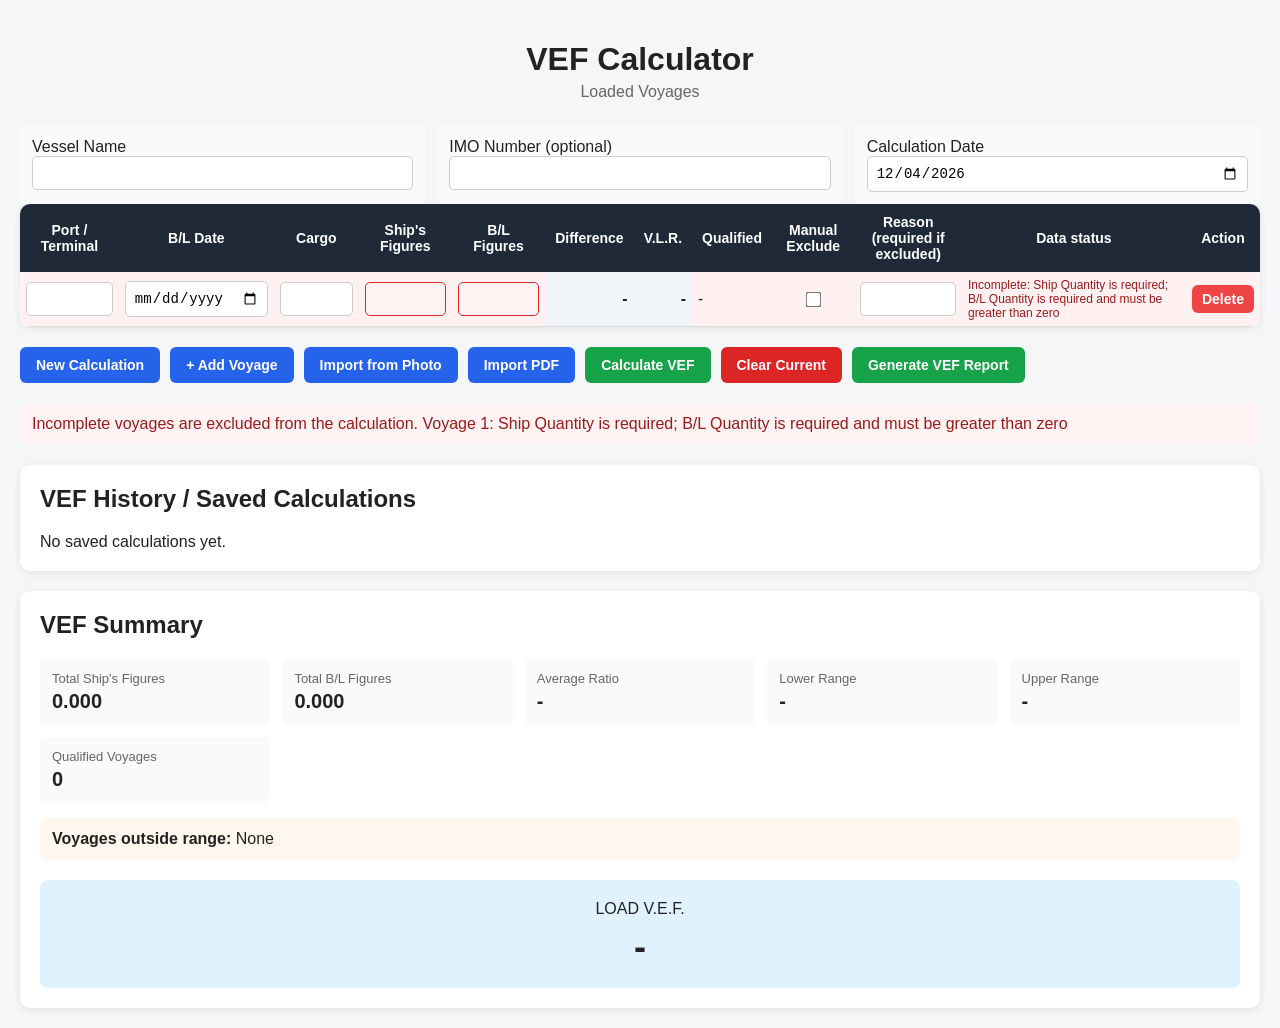
<file: index.html>
﻿<!DOCTYPE html>
<html lang="en">
<head>
<meta charset="UTF-8">
<meta name="viewport" content="width=device-width, initial-scale=1.0">
<title>VEF Calculator - Loaded</title>

<style>
    body {
        font-family: Arial, sans-serif;
        margin: 0;
        padding: 20px;
        background: #f4f6f8;
        color: #222;
    }

    .container {
        max-width: 1400px;
        margin: auto;
    }

    h1 {
        text-align: center;
        margin-bottom: 5px;
    }

    .subtitle {
        text-align: center;
        color: #666;
        margin-bottom: 25px;
    }

    .table-container {
        overflow-x: auto;
        background: white;
        border-radius: 10px;
        box-shadow: 0 2px 8px rgba(0,0,0,0.08);
    }

    table {
        width: 100%;
        border-collapse: collapse;
        min-width: 1100px;
    }

    th {
        background: #1f2937;
        color: white;
        padding: 10px;
        font-size: 14px;
    }

    td {
        padding: 6px;
        border-bottom: 1px solid #ddd;
    }

    input {
        width: 100%;
        box-sizing: border-box;
        padding: 8px;
        border: 1px solid #ccc;
        border-radius: 5px;
        font-size: 14px;
    }

    input[type="number"] {
        text-align: right;
    }

    .calculated {
        background: #f1f5f9;
        text-align: right;
        font-weight: bold;
    }

    .qualified-yes {
        background: #dcfce7;
        color: #166534;
        font-weight: bold;
        text-align: center;
    }

    .qualified-no {
        background: #fee2e2;
        color: #991b1b;
        font-weight: bold;
        text-align: center;
    }

    input[type="checkbox"] {
        width: auto;
        display: block;
        margin: auto;
        transform: scale(1.2);
    }

    .buttons {
        margin: 20px 0;
        display: flex;
        gap: 10px;
        flex-wrap: wrap;
    }

    button {
        padding: 10px 16px;
        border: none;
        border-radius: 6px;
        cursor: pointer;
        font-size: 14px;
        font-weight: bold;
    }

    .add {
        background: #2563eb;
        color: white;
    }

    .calculate {
        background: #16a34a;
        color: white;
    }

    .clear {
        background: #dc2626;
        color: white;
    }

    .summary {
        background: white;
        margin-top: 20px;
        padding: 20px;
        border-radius: 10px;
        box-shadow: 0 2px 8px rgba(0,0,0,0.08);
    }

    .summary h2 {
        margin-top: 0;
    }

    .summary-grid {
        display: grid;
        grid-template-columns: repeat(auto-fit, minmax(220px, 1fr));
        gap: 12px;
    }

    .summary-item {
        background: #f8fafc;
        padding: 12px;
        border-radius: 6px;
    }

    .summary-label {
        font-size: 13px;
        color: #666;
    }

    .summary-value {
        font-size: 20px;
        font-weight: bold;
        margin-top: 4px;
    }

    .vef-result {
        margin-top: 20px;
        padding: 20px;
        background: #e0f2fe;
        border-radius: 8px;
        text-align: center;
    }

    .vef-result .label {
        font-size: 16px;
    }

    .vef-result .value {
        font-size: 36px;
        font-weight: bold;
        margin-top: 8px;
    }

    .outside {
        margin-top: 15px;
        padding: 12px;
        background: #fff7ed;
        border-radius: 6px;
    }

    .delete-btn {
        background: #ef4444;
        color: white;
        padding: 6px 10px;
    }

    .export {
        background: #16a34a;
        color: #fff;
    }

    .export:hover {
        background: #15803d;
    }

    .report-download:empty {
        display: none;
    }

    .report-download {
        margin: 8px 0 16px;
        padding: 10px 12px;
        border-radius: 6px;
        background: #dcfce7;
    }

    .download-link {
        color: #166534;
        font-weight: bold;
    }

    .invalid-input { border-color: #dc2626 !important; background: #fef2f2; }
    .row-incomplete { background: #fff1f2; }
    .row-status { min-width: 155px; font-size: 12px; color: #991b1b; }
    .row-status.ready { color: #166534; }
    .row-status.warning { color: #9a3412; }
    .validation-summary { display: none; margin: 12px 0; padding: 12px; border-radius: 6px; }
    .validation-summary.has-errors { display: block; color: #991b1b; background: #fef2f2; }
    .validation-summary.has-warnings { display: block; color: #9a3412; background: #fff7ed; }
    .validation-summary.has-success { display: block; color: #166534; background: #dcfce7; }

    @media (max-width: 700px) {
        body {
            padding: 10px;
        }

        h1 {
            font-size: 24px;
        }
    }
</style>
</head>

<body>

<div class="container">

    <h1>VEF Calculator</h1>
    <div class="subtitle">Loaded Voyages</div>

    <section class="summary-grid" aria-label="Vessel details">
        <label class="summary-item">Vessel Name <input id="vesselName" type="text" autocomplete="off"></label>
        <label class="summary-item">IMO Number (optional) <input id="imoNumber" type="text" inputmode="numeric" pattern="[0-9]*" autocomplete="off"></label>
        <label class="summary-item">Calculation Date <input id="calculationDate" type="date"></label>
    </section>

    <div class="table-container">
        <table id="vefTable">
            <thead>
                <tr>
                    <th>Port / Terminal</th>
                    <th>B/L Date</th>
                    <th>Cargo</th>
                    <th>Ship's Figures</th>
                    <th>B/L Figures</th>
                    <th>Difference</th>
                    <th>V.L.R.</th>
                    <th>Qualified</th>
                    <th>Manual Exclude</th>
                    <th>Reason (required if excluded)</th>
                    <th>Data status</th>
                    <th>Action</th>
                </tr>
            </thead>

            <tbody id="tableBody">
            </tbody>
        </table>
    </div>

    <div class="buttons">
        <button class="add" onclick="newCalculation()">New Calculation</button>
        <button class="add" onclick="addRow()">+ Add Voyage</button>
        <button class="add" onclick="VEFPhotoImport.open()">Import from Photo</button>
        <button class="add" onclick="VEFPhotoImport.open('pdf')">Import PDF</button>
        <button class="calculate" onclick="calculateVEF(true)">Calculate VEF</button>
        <button class="clear" onclick="clearAll()">Clear Current</button>
        <button class="export" onclick="openReportDialog()">Generate VEF Report</button>
    </div>
    <div id="validationSummary" class="validation-summary" role="status" aria-live="polite"></div>
    <div id="reportDownload" class="report-download" aria-live="polite"></div>

    <section class="summary" aria-labelledby="historyHeading">
        <h2 id="historyHeading">VEF History / Saved Calculations</h2>
        <div id="historyList" aria-live="polite">No saved calculations yet.</div>
    </section>

    <dialog id="photoDialog" style="width:min(960px,94vw);max-height:90vh;overflow:auto">
        <h2>Import VEF from Camera / Photo / PDF</h2>
        <p>Files are processed locally in this browser. PDF text is extracted directly where usable; scanned pages and photos use Tesseract OCR. Internet is required to download PDF / OCR assets. Use clear, upright tables with one voyage per horizontal line.</p>
        <p><label>Photo / Gallery <input id="photoFile" type="file" accept="image/*"></label>
        <label>Camera / Take Photo <input id="photoCamera" type="file" accept="image/*" capture="environment"></label>
        <label>PDF <input id="pdfFile" type="file" accept="application/pdf,.pdf"></label></p>
        <p id="pdfControls" hidden><label>PDF page <select id="pdfPage"></select></label>
        <label>PDF recognition <select id="pdfMode"><option value="auto">Auto — digital text first, otherwise OCR</option><option value="text">Digital text only (no OCR)</option><option value="ocr">Scanned page / OCR</option></select></label> Append selected rows from each page explicitly.</p>
        <p id="photoStatus" role="status" aria-live="polite">Select Camera, Photo / Gallery or PDF. Source files are not saved with the calculation.</p>
        <p>Photo / Camera recognition starts automatically after selection. Review the detected rows below. If the table cannot be identified, try a clearer photo with its headers or open Advanced correction.</p>
        <img id="photoImage" alt="Selected VEF report" style="display:block;width:100%;height:auto;margin:12px 0;touch-action:pan-y">
        <p id="photoCorrectionNote" hidden>Recognition uses the corrected copy below. The original above is unchanged. Advanced column bounds refer to the corrected copy.</p>
        <img id="photoCorrected" hidden alt="Geometrically corrected copy for recognition" style="width:100%;height:auto;margin:12px 0;touch-action:pan-y">
        <details id="photoAdvanced"><summary>Advanced correction — optional column / table bounds</summary>
        <p>Assign the left and right bounds of each available column as percentages of the photo width (0 = left edge, 100 = right edge). Leave both bounds blank for an unavailable column. Do not overlap columns. Include only the voyage table area.</p>
        <label>Tap photo to set <select id="photoBound"><option value="">Choose a column edge</option></select></label>
        <div style="overflow-x:auto"><table style="min-width:0;table-layout:fixed"><thead><tr><th>Column</th><th>Left (%)</th><th>Right (%)</th></tr></thead><tbody id="photoMapping"></tbody></table></div>
        <p><label>Table top (%) <input id="photoTop" type="number" min="0" max="100" value="0" step="0.001"></label>
        <label>Table bottom (%) <input id="photoBottom" type="number" min="0" max="100" value="100" step="0.001"></label></p>
        <button id="photoAuto" type="button">Retry automatic photo detection</button>
        </details>
        <p><label>Source number convention <select id="photoNumbers"><option value="auto">Auto — ambiguous separators left blank</option><option value="dot">Decimal dot / thousands comma</option><option value="comma">Decimal comma / thousands dot</option></select></label>
        <label>Source date convention <select id="photoDates"><option value="dmy">Day / Month / Year</option><option value="mdy">Month / Day / Year</option></select></label></p>
        <div class="buttons"><button id="photoRead" type="button" disabled>Read selected source</button><button id="photoAppend" type="button" disabled>Append selected rows for review</button><button id="photoCancel" type="button">Cancel</button></div>
        <p>Verify column assignments, date / number conventions and every recognized value. Confidence scores are not a guarantee of correctness. Select only voyage rows; skip headers and totals. All imported rows remain editable. Manual Exclude is never selected by import.</p>
        <div style="overflow-x:auto"><table id="photoRows"></table></div>
    </dialog>

    <dialog id="reportDialog">
        <h2>Generate VEF Report</h2>
        <p>Choose a report format.</p>
        <div class="buttons">
            <button type="button" class="export" onclick="runReportExport('excel')">Export Excel</button>
            <button type="button" class="export" onclick="runReportExport('pdf')">Export PDF</button>
            <button type="button" onclick="closeReportDialog()">Cancel</button>
        </div>
    </dialog>

    <div class="summary">

        <h2>VEF Summary</h2>

        <div class="summary-grid">

            <div class="summary-item">
                <div class="summary-label">Total Ship's Figures</div>
                <div class="summary-value" id="totalShip">0.000</div>
            </div>

            <div class="summary-item">
                <div class="summary-label">Total B/L Figures</div>
                <div class="summary-value" id="totalBL">0.000</div>
            </div>

            <div class="summary-item">
                <div class="summary-label">Average Ratio</div>
                <div class="summary-value" id="averageRatio">-</div>
            </div>

            <div class="summary-item">
                <div class="summary-label">Lower Range</div>
                <div class="summary-value" id="lowerRange">-</div>
            </div>

            <div class="summary-item">
                <div class="summary-label">Upper Range</div>
                <div class="summary-value" id="upperRange">-</div>
            </div>

            <div class="summary-item">
                <div class="summary-label">Qualified Voyages</div>
                <div class="summary-value" id="qualifiedCount">0</div>
            </div>

        </div>

        <div class="outside">
            <strong>Voyages outside range:</strong>
            <span id="outsideRange">None</span>
        </div>

        <div class="vef-result">
            <div class="label">LOAD V.E.F.</div>
            <div class="value" id="finalVEF">-</div>
        </div>

    </div>

</div>

<script src="photo-geometry.js?v=c95dc1d1def6"></script>
<script src="photo-import.js?v=dcccd120e131"></script>
<script src="pdf-import.js?v=7acfc759b6b4"></script>
<script>

let rowNumber = 0;
let photoReviewPending = false;
const DRAFT_STORAGE_KEY = "vef-calculator-current-v2";
const HISTORY_STORAGE_KEY = "vef-calculator-history-v2";
let currentCalculationId = createCalculationId();
let isRestoringCalculation = false;
let pendingHistoryExport = null;
let activeReportUrl = null;

function createCalculationId() {
    return "vef-" + Date.now().toString(36) + "-" + Math.random().toString(36).slice(2, 8);
}

function todayDate() {
    const now = new Date();
    return new Date(now.getTime() - now.getTimezoneOffset() * 60000).toISOString().slice(0, 10);
}

function getHistory() {
    try { return JSON.parse(localStorage.getItem(HISTORY_STORAGE_KEY) || "[]"); }
    catch (error) { return []; }
}

function collectCalculationState() {
    const rows = Array.from(document.querySelectorAll("#tableBody tr")).map(row => ({
        port: row.querySelector(".port").value,
        date: row.querySelector(".date").value,
        cargo: row.querySelector(".cargo").value,
        ship: row.querySelector(".ship").value,
        bl: row.querySelector(".bl").value,
        manualExclude: row.querySelector(".manual-exclude").checked,
        reason: row.querySelector(".reason").value
    }));
    return {
        vesselName: document.getElementById("vesselName").value.trim(),
        imoNumber: document.getElementById("imoNumber").value.trim(),
        calculationDate: document.getElementById("calculationDate").value,
        photoReviewPending,
        voyages: rows
    };
}

function hasCalculationData(state) {
    return !!(state.vesselName || state.imoNumber || state.voyages.some(v =>
        v.port || v.date || v.cargo || v.ship || v.bl || v.manualExclude || v.reason));
}

function calculationSummary(state) {
    const rows = Array.from(document.querySelectorAll("#tableBody tr"));
    const filled = rows.filter(row => row.querySelector(".ship").value || row.querySelector(".bl").value || row.querySelector(".port").value || row.querySelector(".cargo").value);
    return {
        vef: document.getElementById("finalVEF").textContent,
        voyageCount: filled.length,
        status: photoReviewPending ? "Import review required" : document.getElementById("finalVEF").textContent !== "-" ? "Calculated" : "Draft"
    };
}

function persistDraft() {
    if (isRestoringCalculation) return;
    try {
        const state = collectCalculationState();
        localStorage.setItem(DRAFT_STORAGE_KEY, JSON.stringify({ id: currentCalculationId, data: state, savedAt: new Date().toISOString() }));
        const history = getHistory();
        const existing = history.findIndex(item => item.id === currentCalculationId);
        if (existing >= 0 && hasCalculationData(state)) {
            history[existing] = { ...history[existing], data: state, ...calculationSummary(state), updatedAt: new Date().toISOString() };
            localStorage.setItem(HISTORY_STORAGE_KEY, JSON.stringify(history));
            renderHistory();
        }
    } catch (error) {
        const validation = document.getElementById("validationSummary");
        validation.className = "validation-summary has-warnings";
        validation.textContent = "Autosave is unavailable in this browser. Export or save your work manually.";
    }
}

function saveCurrentCalculation() {
    const state = collectCalculationState();
    if (!hasCalculationData(state)) return;
    const history = getHistory();
    const summary = calculationSummary(state);
    const item = { id: currentCalculationId, data: state, ...summary, createdAt: new Date().toISOString(), updatedAt: new Date().toISOString() };
    const existing = history.findIndex(entry => entry.id === currentCalculationId);
    if (existing >= 0) history[existing] = { ...history[existing], ...item, createdAt: history[existing].createdAt };
    else history.unshift(item);
    try {
        localStorage.setItem(HISTORY_STORAGE_KEY, JSON.stringify(history));
        localStorage.setItem(DRAFT_STORAGE_KEY, JSON.stringify({ id: currentCalculationId, data: state, savedAt: new Date().toISOString() }));
    } catch (error) {
        const validation = document.getElementById("validationSummary");
        validation.className = "validation-summary has-warnings";
        validation.textContent = "This browser could not save the calculation. Export it to keep a copy.";
    }
    renderHistory();
}

function applyCalculationState(state, id) {
    isRestoringCalculation = true;
    photoReviewPending = state.photoReviewPending === true;
    currentCalculationId = id || createCalculationId();
    document.getElementById("vesselName").value = state.vesselName || "";
    document.getElementById("imoNumber").value = state.imoNumber || "";
    document.getElementById("calculationDate").value = state.calculationDate || todayDate();
    document.getElementById("tableBody").innerHTML = "";
    rowNumber = 0;
    const voyages = Array.isArray(state.voyages) ? state.voyages : [];
    if (!voyages.length) addRow();
    voyages.forEach(voyage => {
        addRow();
        const row = document.querySelectorAll("#tableBody tr")[document.querySelectorAll("#tableBody tr").length - 1];
        row.querySelector(".port").value = voyage.port || "";
        row.querySelector(".date").value = voyage.date || "";
        row.querySelector(".cargo").value = voyage.cargo || "";
        row.querySelector(".ship").value = voyage.ship || "";
        row.querySelector(".bl").value = voyage.bl || "";
        row.querySelector(".manual-exclude").checked = !!voyage.manualExclude;
        row.querySelector(".reason").value = voyage.reason || "";
    });
    isRestoringCalculation = false;
    calculateVEF();
    persistDraft();
}

function renderHistory() {
    const container = document.getElementById("historyList");
    if (!container) return;
    container.innerHTML = "";
    const history = getHistory();
    if (!history.length) { container.textContent = "No saved calculations yet."; return; }
    const table = document.createElement("table");
    table.innerHTML = "<thead><tr><th>Vessel</th><th>IMO</th><th>Calculation Date</th><th>VEF</th><th>Voyages</th><th>Status</th><th>Actions</th></tr></thead>";
    const tbody = document.createElement("tbody");
    history.forEach(item => {
        const tr = document.createElement("tr");
        [item.data?.vesselName || "Unnamed vessel", item.data?.imoNumber || "-", item.data?.calculationDate || "-", item.vef || "-", String(item.voyageCount || 0), item.status || "Draft"].forEach(value => {
            const td = document.createElement("td"); td.textContent = value; tr.appendChild(td);
        });
        const actions = document.createElement("td");
        [["Open / Edit", () => openCalculation(item.id)], ["Duplicate", () => duplicateCalculation(item.id)], ["Export", () => exportHistoryCalculation(item.id)], ["Delete", () => deleteCalculation(item.id)]].forEach(([label, action]) => {
            const button = document.createElement("button"); button.textContent = label; button.addEventListener("click", action); actions.appendChild(button);
        });
        tr.appendChild(actions); tbody.appendChild(tr);
    });
    table.appendChild(tbody); container.appendChild(table);
}

function openCalculation(id) {
    const item = getHistory().find(entry => entry.id === id);
    if (item) applyCalculationState(item.data, item.id);
}

function duplicateCalculation(id) {
    const item = getHistory().find(entry => entry.id === id);
    if (!item) return;
    applyCalculationState(JSON.parse(JSON.stringify(item.data)), createCalculationId());
    saveCurrentCalculation();
}

function deleteCalculation(id) {
    if (!confirm("Delete this saved calculation? This cannot be undone.")) return;
    localStorage.setItem(HISTORY_STORAGE_KEY, JSON.stringify(getHistory().filter(item => item.id !== id)));
    if (currentCalculationId === id) currentCalculationId = createCalculationId();
    renderHistory();
}

function exportHistoryCalculation(id) {
    const item = getHistory().find(entry => entry.id === id);
    if (!item) return;
    if (item.data?.photoReviewPending) {
        const validation = document.getElementById("validationSummary");
        validation.className = "validation-summary has-warnings";
        validation.textContent = "Open this saved calculation, verify its imported rows and press Calculate VEF before exporting.";
        return;
    }
    pendingHistoryExport = { id: currentCalculationId, data: collectCalculationState() };
    applyCalculationState(item.data, item.id);
    openReportDialog();
}

function addRow(shouldCalculate = true) {

    rowNumber++;

    const tbody = document.getElementById("tableBody");

    const row = document.createElement("tr");

    row.innerHTML = `
        <td>
            <input type="text" class="port">
        </td>

        <td>
            <input type="date" class="date">
        </td>

        <td>
            <input type="text" class="cargo">
        </td>

        <td>
            <input type="number" min="0" step="0.001" class="ship" aria-label="Ship Quantity (required)" oninput="calculateVEF()">
        </td>

        <td>
            <input type="number" min="0" step="0.001" class="bl" aria-label="B/L Quantity (required)" oninput="calculateVEF()">
        </td>

        <td class="calculated difference">-</td>

        <td class="calculated vlr">-</td>

        <td class="qualified">-</td>

        <td>
            <input type="checkbox" class="manual-exclude" aria-label="Manually exclude voyage" onchange="calculateVEF()">
        </td>

        <td>
            <input type="text" class="reason" aria-label="Reason for exclusion (required if manually excluded)" oninput="calculateVEF()">
        </td>

        <td class="row-status" aria-live="polite">Incomplete: enter Ship and B/L quantities</td>

        <td>
            <button class="delete-btn" onclick="deleteRow(this)">Delete</button>
        </td>
    `;

    tbody.appendChild(row);

    if (shouldCalculate) calculateVEF();
    return row;
}


function deleteRow(button) {

    button.closest("tr").remove();

    calculateVEF();
}


function suspendPhotoCalculation() {
    clearReportDownloadLink();
    document.querySelectorAll("#tableBody tr").forEach(row => {
        [".difference", ".vlr", ".qualified"].forEach(selector => row.querySelector(selector).textContent = "-");
        row.querySelector(".qualified").className = "qualified";
        row.classList.remove("row-incomplete");
        [".ship", ".bl", ".reason"].forEach(selector => row.querySelector(selector).classList.remove("invalid-input"));
        row.querySelector(".row-status").textContent = "Import review required: verify values, then Calculate VEF";
    });
    ["totalShip", "totalBL", "averageRatio", "lowerRange", "upperRange", "outsideRange", "finalVEF"].forEach(id => document.getElementById(id).textContent = "-");
    document.getElementById("qualifiedCount").textContent = "0";
    const validation = document.getElementById("validationSummary");
    validation.className = "validation-summary has-warnings";
    validation.textContent = "Source rows imported. Verify and correct every value; choose any manual exclusions yourself. Press Calculate VEF when ready. Calculation and reports are suspended until then.";
}

function appendPhotoRows(rows) {
    if (!rows.length) return;
    photoReviewPending = true;
    rows.forEach(voyage => {
        const row = addRow(false);
        ["port", "date", "cargo", "ship", "bl"].forEach(field => {
            const input = row.querySelector("." + field);
            input.value = voyage[field] || "";
            input.title = "Imported source — verify against original. Text / OCR: " + (voyage.raw?.[field] || "(unreadable / missing)");
        });
        row.querySelector(".manual-exclude").checked = false;
        row.querySelector(".reason").value = "";
    });
    suspendPhotoCalculation();
    persistDraft();
}

function requirePhotoReview() {
    if (photoReviewPending) throw new Error("Verify imported rows and press Calculate VEF before exporting.");
}

function calculateVEF(showValidation = false) {
    if (photoReviewPending && !showValidation) { suspendPhotoCalculation(); persistDraft(); return null; }
    if (showValidation) photoReviewPending = false;

    const rows = document.querySelectorAll("#tableBody tr");

    let totalShip = 0;
    let totalBL = 0;

    let validRows = [];
    let outside = [];
    const issues = [];

    rows.forEach((row, rowIndex) => {

        const shipInput = row.querySelector(".ship");
        const blInput = row.querySelector(".bl");
        const reasonInput = row.querySelector(".reason");
        const ship = shipInput.value.trim() === "" || shipInput.validity.badInput ? NaN : Number(shipInput.value);
        const bl = blInput.value.trim() === "" || blInput.validity.badInput ? NaN : Number(blInput.value);

        const differenceCell = row.querySelector(".difference");
        const vlrCell = row.querySelector(".vlr");
        const qualifiedCell = row.querySelector(".qualified");
        const manuallyExcluded = row.querySelector(".manual-exclude").checked;
        const statusCell = row.querySelector(".row-status");
        const errors = [];
        const warning = Number.isFinite(ship) && Number.isFinite(bl) && bl > 0 && Math.abs(ship - bl) / bl >= 0.05;

        [shipInput, blInput, reasonInput].forEach(input => input.classList.remove("invalid-input"));
        row.classList.remove("row-incomplete");

        if (shipInput.validity.stepMismatch) {
            errors.push("Ship Quantity must use no more than three decimal places");
            shipInput.classList.add("invalid-input");
        } else if (!Number.isFinite(ship) || ship <= 0) {
            errors.push(shipInput.validity.badInput || (shipInput.value.trim() !== "" && ship < 0) ? "Ship Quantity must be a valid positive number" : "Ship Quantity is required");
            shipInput.classList.add("invalid-input");
        }
        if (blInput.validity.stepMismatch) {
            errors.push("B/L Quantity must use no more than three decimal places");
            blInput.classList.add("invalid-input");
        } else if (!Number.isFinite(bl) || bl <= 0) {
            errors.push(blInput.validity.badInput || (blInput.value.trim() !== "" && bl < 0) ? "B/L Quantity must be a valid positive number" : "B/L Quantity is required and must be greater than zero");
            blInput.classList.add("invalid-input");
        }
        if (manuallyExcluded && !reasonInput.value.trim()) {
            errors.push("Reason is required when Manual Exclude is YES");
            reasonInput.classList.add("invalid-input");
        }
        reasonInput.required = manuallyExcluded;
        reasonInput.setAttribute("aria-required", manuallyExcluded ? "true" : "false");
        if (errors.length) {
            row.classList.add("row-incomplete");
            statusCell.textContent = "Incomplete: " + errors.join("; ");
            statusCell.className = "row-status";
            issues.push("Voyage " + (rowIndex + 1) + ": " + errors.join("; "));
        } else if (warning) {
            statusCell.textContent = "Warning: difference is at least 5% of B/L";
            statusCell.className = "row-status warning";
            issues.push("Voyage " + (rowIndex + 1) + ": Ship/B/L difference is at least 5%; check whether it is justified.");
        } else {
            statusCell.textContent = "Complete";
            statusCell.className = "row-status ready";
        }

        if (manuallyExcluded) {
            outside.push(rowIndex + 1);
        }

        differenceCell.textContent = "-";
        vlrCell.textContent = "-";

        qualifiedCell.textContent = "-";
        qualifiedCell.className = "qualified";
        if (manuallyExcluded) {
            qualifiedCell.textContent = "NO";
            qualifiedCell.className = "qualified qualified-no";
        }

        if (Number.isFinite(ship) && Number.isFinite(bl) && ship > 0 && bl > 0) {

            const difference = ship - bl;
            const vlr = ship / bl;

            differenceCell.textContent = difference.toFixed(3);
            vlrCell.textContent = vlr.toFixed(6);

            if (errors.length) {
                qualifiedCell.textContent = manuallyExcluded ? "NO" : "-";
                qualifiedCell.className = manuallyExcluded ? "qualified qualified-no" : "qualified";
            } else if (manuallyExcluded) {
                qualifiedCell.textContent = "NO";
                qualifiedCell.className = "qualified qualified-no";
            } else {
                totalShip += ship;
                totalBL += bl;

                validRows.push({
                    row: row,
                    vlr: vlr,
                    ship: ship,
                    bl: bl
                });
            }
        }
    });

    const imoInput = document.getElementById("imoNumber");
    const invalidIMO = !!imoInput.value.trim() && !/^\d+$/.test(imoInput.value.trim());
    imoInput.classList.toggle("invalid-input", invalidIMO);
    if (invalidIMO) issues.push("IMO Number must contain digits only.");


    document.getElementById("totalShip").textContent =
        totalShip.toFixed(3);

    document.getElementById("totalBL").textContent =
        totalBL.toFixed(3);

    const validation = document.getElementById("validationSummary");
    validation.className = "validation-summary";
    if (issues.length) {
        const hasError = invalidIMO || Array.from(rows).some(row => row.classList.contains("row-incomplete"));
        validation.classList.add(hasError ? "has-errors" : "has-warnings");
        validation.textContent = (hasError ? "Incomplete voyages are excluded from the calculation. " : "Review these warnings. ") + issues.join(" ");
    } else {
        validation.textContent = "";
    }


    if (validRows.length === 0 || totalBL === 0) {

        document.getElementById("averageRatio").textContent = "-";
        document.getElementById("lowerRange").textContent = "-";
        document.getElementById("upperRange").textContent = "-";
        document.getElementById("qualifiedCount").textContent = "0";
        outside.sort((a, b) => a - b);
        document.getElementById("outsideRange").textContent = outside.length ? outside.join(", ") : "None";
        document.getElementById("finalVEF").textContent = "-";

        if (showValidation && issues.length === 0) {
            validation.className = "validation-summary has-success";
            validation.textContent = "Calculation updated. All complete voyages were checked.";
        }

        persistDraft();

        return { totalShip, totalBL, averageRatio: "", lowerRange: "", upperRange: "", qualifiedCount: 0, finalVEF: "" };
    }


    // Average Ratio = Total Ship's Figures / Total B/L Figures
    const averageRatio = totalShip / totalBL;

    const lowerRange = averageRatio - 0.003;
    const upperRange = averageRatio + 0.003;


    document.getElementById("averageRatio").textContent =
        averageRatio.toFixed(6);

    document.getElementById("lowerRange").textContent =
        lowerRange.toFixed(6);

    document.getElementById("upperRange").textContent =
        upperRange.toFixed(6);


    let qualifiedCount = 0;
    let qualifiedShip = 0;
    let qualifiedBL = 0;

    validRows.forEach((item) => {

        // Include exact limits despite IEEE-754 division/addition noise.
        // This is a machine-precision guard, not rounding VLR to its display value.
        const tolerance = Number.EPSILON * 8 * Math.max(1, Math.abs(item.vlr), Math.abs(averageRatio));
        const qualified = Math.abs(item.vlr - averageRatio) <= 0.003 + tolerance;

        const cell = item.row.querySelector(".qualified");

        if (qualified) {

            cell.textContent = "YES";
            cell.className = "qualified qualified-yes";

            qualifiedCount++;

            qualifiedShip += item.ship;
            qualifiedBL += item.bl;

        } else {

            cell.textContent = "NO";
            cell.className = "qualified qualified-no";

            outside.push(Array.prototype.indexOf.call(rows, item.row) + 1);
        }
    });


    outside.sort((a, b) => a - b);

    document.getElementById("qualifiedCount").textContent =
        qualifiedCount;


    if (outside.length > 0) {
        document.getElementById("outsideRange").textContent =
            outside.join(", ");
    } else {
        document.getElementById("outsideRange").textContent =
            "None";
    }

    if (showValidation && issues.length === 0) {
        validation.className = "validation-summary has-success";
        validation.textContent = "Calculation updated. All complete voyages were checked.";
    }


    // Final LOAD VEF
    if (qualifiedBL > 0) {

        const finalVEF = qualifiedShip / qualifiedBL;

        document.getElementById("finalVEF").textContent =
            finalVEF.toFixed(4);

    } else {

        document.getElementById("finalVEF").textContent =
            "-";
    }

    persistDraft();

    return { totalShip, totalBL, averageRatio, lowerRange, upperRange, qualifiedCount,
        finalVEF: qualifiedBL > 0 ? qualifiedShip / qualifiedBL : "" };

}


function exportToExcel() {
    requirePhotoReview();

    const calculation = calculateVEF();

    const xmlEscape = (value) => String(value ?? "")
        .replace(/&/g, "&amp;")
        .replace(/</g, "&lt;")
        .replace(/>/g, "&gt;")
        .replace(/"/g, "&quot;")
        .replace(/'/g, "&apos;")
        .split("")
        .filter((character) => {
            const code = character.charCodeAt(0);
            return code === 9 || code === 10 || code === 13 || code >= 32;
        })
        .join("");

    const inlineCell = (reference, value, style) =>
        "<c r=\"" + reference + "\" t=\"inlineStr\"" + (style ? " s=\"" + style + "\"" : "") + "><is><t xml:space=\"preserve\">" + xmlEscape(value) + "</t></is></c>";

    const numberCell = (reference, value, style) => {
        if (value === "" || value === null || value === undefined || !Number.isFinite(Number(value))) {
            return "<c r=\"" + reference + "\"/>";
        }
        return "<c r=\"" + reference + "\"" + (style ? " s=\"" + style + "\"" : "") + "><v>" + Number(value) + "</v></c>";
    };

    const formulaCell = (reference, formula, cachedValue, style, resultType) => {
        const typeAttribute = resultType === "string" || cachedValue === "" || cachedValue === null || cachedValue === undefined ? " t=\"str\"" : "";
        const cached = cachedValue === "" || cachedValue === null || cachedValue === undefined
            ? ""
            : xmlEscape(cachedValue);
        return "<c r=\"" + reference + "\"" + typeAttribute + (style ? " s=\"" + style + "\"" : "") + "><f>" + xmlEscape(formula) + "</f><v>" + cached + "</v></c>";
    };

    const appRows = Array.from(document.querySelectorAll("#tableBody tr"));
    const firstVoyageRow = 14;
    const lastVoyageRow = firstVoyageRow + Math.max(1, appRows.length) - 1;
    const excelColumns = ["A", "B", "C", "D", "E", "F", "G", "H", "I", "J"];
    const summaryValue = (id) => {
        return calculation[id];
    };
    const summaryText = (id) => String(document.getElementById(id).textContent).trim();
    const asNumber = (value) => {
        const parsed = Number.parseFloat(value);
        return Number.isFinite(parsed) ? parsed : "";
    };
    const colRange = (column) => column + firstVoyageRow + ":" + column + lastVoyageRow;

    const summaryRows = [];
    summaryRows.push("<row r=\"1\">" + inlineCell("A1", "VEF CALCULATION SUMMARY (LOADED VOYAGES)", 1) + "</row>");
    summaryRows.push("<row r=\"2\">" + inlineCell("A2", "Metric", 2) + inlineCell("B2", "Value", 2) + inlineCell("C2", "Vessel Name", 0) + inlineCell("D2", document.getElementById("vesselName").value, 6) + "</row>");
    // K is a hidden, protected eligibility formula, independent of qualification.
    summaryRows.push("<row r=\"3\">" + inlineCell("A3", "Total Ship's Figures", 0) + formulaCell("B3", "SUMIFS(" + colRange("D") + "," + colRange("I") + ",\"NO\"," + colRange("K") + ",\"YES\")", summaryValue("totalShip"), 3) + inlineCell("C3", "IMO Number", 0) + inlineCell("D3", document.getElementById("imoNumber").value, 6) + "</row>");
    summaryRows.push("<row r=\"4\">" + inlineCell("A4", "Total B/L Figures", 0) + formulaCell("B4", "SUMIFS(" + colRange("E") + "," + colRange("I") + ",\"NO\"," + colRange("K") + ",\"YES\")", summaryValue("totalBL"), 3) + inlineCell("C4", "Calculation Date", 0) + inlineCell("D4", document.getElementById("calculationDate").value, 6) + "</row>");
    summaryRows.push("<row r=\"5\">" + inlineCell("A5", "Average Ratio", 0) + formulaCell("B5", "IF(B4=0,\"\",B3/B4)", summaryValue("averageRatio"), 4, "number") + "</row>");
    summaryRows.push("<row r=\"6\">" + inlineCell("A6", "Lower Range", 0) + formulaCell("B6", "IF(B5=\"\",\"\",B5-0.003)", summaryValue("lowerRange"), 4, "number") + "</row>");
    summaryRows.push("<row r=\"7\">" + inlineCell("A7", "Upper Range", 0) + formulaCell("B7", "IF(B5=\"\",\"\",B5+0.003)", summaryValue("upperRange"), 4, "number") + "</row>");
    summaryRows.push("<row r=\"8\">" + inlineCell("A8", "Qualified Voyages", 0) + formulaCell("B8", "COUNTIF(" + colRange("H") + ",\"YES\")", summaryValue("qualifiedCount"), 0) + "</row>");

    const outsideParts = appRows.map((row, index) => {
        const excelRow = firstVoyageRow + index;
        const voyageNumber = index + 1;
        return "IF(OR(H" + excelRow + "=\"NO\",I" + excelRow + "=\"YES\"),\", " + voyageNumber + "\",\"\")";
    });
    const outsideFormula = outsideParts.length ? "IF(COUNTIF(" + colRange("H") + ",\"NO\")+COUNTIF(" + colRange("I") + ",\"YES\")=0,\"None\",MID(CONCATENATE(" + outsideParts.join(",") + "),3,32767))" : "\"None\"";
    summaryRows.push("<row r=\"9\">" + inlineCell("A9", "Voyages Outside Range", 0) + formulaCell("B9", outsideFormula, summaryText("outsideRange") === "None" ? "None" : summaryText("outsideRange"), 0, "string") + "</row>");
    summaryRows.push("<row r=\"10\">" + inlineCell("A10", "LOAD V.E.F.", 0) + formulaCell("B10", "IFERROR(SUMIF(" + colRange("H") + ",\"YES\"," + colRange("D") + ")/SUMIF(" + colRange("H") + ",\"YES\"," + colRange("E") + "),\"\")", summaryValue("finalVEF"), 5, "number") + "</row>");

    const voyageHeaders = [
        "Port / Terminal", "B/L Date", "Cargo", "Ship's Figures", "B/L Figures",
        "Difference", "V.L.R.", "Qualified", "Manual Exclude", "Reason (required if excluded)"
    ];
    const voyageRowsXml = appRows.map((row, index) => {
        const excelRow = firstVoyageRow + index;
        const shipInput = row.querySelector(".ship").value;
        const blInput = row.querySelector(".bl").value;
        const ship = asNumber(shipInput);
        const bl = asNumber(blInput);
        const validFigures = ship !== "" && bl !== "" && ship > 0 && bl > 0;
        const eligible = validFigures && !row.querySelector(".ship").validity.stepMismatch && !row.querySelector(".bl").validity.stepMismatch;
        const manual = row.querySelector(".manual-exclude").checked;
        const manualText = manual ? "YES" : "NO";
        const appQualified = row.querySelector(".qualified").textContent.trim();
        const differenceValue = validFigures ? ship - bl : "";
        const vlrValue = validFigures ? ship / bl : "";
        const qualifiedValue = appQualified === "YES" || appQualified === "NO" ? appQualified : "";
        const cellParts = [
            inlineCell("A" + excelRow, row.querySelector(".port").value, 6),
            inlineCell("B" + excelRow, row.querySelector(".date").value, 6),
            inlineCell("C" + excelRow, row.querySelector(".cargo").value, 6),
            numberCell("D" + excelRow, ship, 7),
            numberCell("E" + excelRow, bl, 7),
            formulaCell("F" + excelRow, "IF(OR(D" + excelRow + "<=0,E" + excelRow + "<=0),\"\",D" + excelRow + "-E" + excelRow + ")", differenceValue, 3, "number"),
            formulaCell("G" + excelRow, "IF(OR(D" + excelRow + "<=0,E" + excelRow + "<=0),\"\",D" + excelRow + "/E" + excelRow + ")", vlrValue, 4, "number"),
            formulaCell("H" + excelRow, "IF(I" + excelRow + "=\"YES\",\"NO\",IF(OR(K" + excelRow + "<>\"YES\",$B$5=\"\"),\"\",IF(ABS(G" + excelRow + "-$B$5)<=0.003+1.7763568394002505E-15*MAX(1,ABS(G" + excelRow + "),ABS($B$5)),\"YES\",\"NO\")))", qualifiedValue, 0, "string"),
            inlineCell("I" + excelRow, manualText, 6),
            inlineCell("J" + excelRow, row.querySelector(".reason").value, 6),
            formulaCell("K" + excelRow, "IFERROR(IF(AND(ISNUMBER(D" + excelRow + "),ISNUMBER(E" + excelRow + "),D" + excelRow + ">0,E" + excelRow + ">0,ROUND(D" + excelRow + ",3)=D" + excelRow + ",ROUND(E" + excelRow + ",3)=E" + excelRow + "),\"YES\",\"NO\"),\"NO\")", eligible ? "YES" : "NO", 0, "string")
        ];
        return "<row r=\"" + excelRow + "\">" + cellParts.join("") + "</row>";
    }).join("");

    const voyageHeaderRow = firstVoyageRow - 1;
    const voyageHeadingRow = voyageHeaderRow - 1;
    const rowsXml = summaryRows.join("") +
        "<row r=\"11\"/>" +
        "<row r=\"" + voyageHeadingRow + "\">" + inlineCell("A" + voyageHeadingRow, "LOADED VOYAGES", 1) + "</row>" +
        "<row r=\"" + voyageHeaderRow + "\">" + voyageHeaders.map((header, index) => inlineCell(excelColumns[index] + voyageHeaderRow, header, 2)).join("") + "</row>" +
        voyageRowsXml;

    const worksheetXml = '<?xml version="1.0" encoding="UTF-8" standalone="yes"?>' +
        '<worksheet xmlns="http://schemas.openxmlformats.org/spreadsheetml/2006/main" xmlns:r="http://schemas.openxmlformats.org/officeDocument/2006/relationships">' +
        '<sheetViews><sheetView workbookViewId="0" showGridLines="1"/></sheetViews>' +
        '<cols><col min="1" max="1" width="25" customWidth="1"/><col min="2" max="2" width="22" customWidth="1"/><col min="3" max="3" width="28" customWidth="1"/><col min="4" max="5" width="16" customWidth="1"/><col min="6" max="6" width="14" customWidth="1"/><col min="7" max="8" width="13" customWidth="1"/><col min="9" max="9" width="15" customWidth="1"/><col min="10" max="10" width="25" customWidth="1"/><col min="11" max="11" hidden="1" width="12" customWidth="1"/></cols>' +
        '<sheetData>' + rowsXml + '</sheetData>' +
        '<sheetProtection sheet="1" objects="1" scenarios="1" selectLockedCells="0" selectUnlockedCells="1" formatCells="0" formatColumns="0" formatRows="0" insertRows="0" insertColumns="0" deleteRows="0" deleteColumns="0" sort="0" autoFilter="0" pivotTables="0"/>' +
        '<mergeCells count="2"><mergeCell ref="A1:J1"/><mergeCell ref="A' + voyageHeadingRow + ':J' + voyageHeadingRow + '"/></mergeCells>' +
        '<dataValidations count="3"><dataValidation type="decimal" operator="greaterThan" allowBlank="1" showErrorMessage="1" errorTitle="Invalid Quantity" error="Enter a positive numeric quantity." sqref="D' + firstVoyageRow + ':D' + lastVoyageRow + ' E' + firstVoyageRow + ':E' + lastVoyageRow + '"/><dataValidation type="list" allowBlank="1" showErrorMessage="1" errorTitle="Invalid Selection" error="Choose YES or NO." sqref="I' + firstVoyageRow + ':I' + lastVoyageRow + '"><formula1>&quot;YES,NO&quot;</formula1></dataValidation><dataValidation type="custom" allowBlank="1" showErrorMessage="1" errorTitle="Reason required" error="Enter a reason when Manual Exclude is YES." sqref="J' + firstVoyageRow + ':J' + lastVoyageRow + '"><formula1>OR($I' + firstVoyageRow + '&lt;&gt;&quot;YES&quot;,$J' + firstVoyageRow + '&lt;&gt;&quot;&quot;)</formula1></dataValidation></dataValidations>' +
        '</worksheet>';

    const workbookXml = '<?xml version="1.0" encoding="UTF-8" standalone="yes"?>' +
        '<workbook xmlns="http://schemas.openxmlformats.org/spreadsheetml/2006/main" xmlns:r="http://schemas.openxmlformats.org/officeDocument/2006/relationships">' +
        '<sheets><sheet name="VEF Calculator" sheetId="1" r:id="rId1"/></sheets>' +
        '<calcPr calcId="191029" calcMode="auto" fullCalcOnLoad="1" forceFullCalc="1"/></workbook>';

    const stylesXml = '<?xml version="1.0" encoding="UTF-8" standalone="yes"?>' +
        '<styleSheet xmlns="http://schemas.openxmlformats.org/spreadsheetml/2006/main">' +
        '<numFmts count="3"><numFmt numFmtId="164" formatCode="#,##0.000"/><numFmt numFmtId="165" formatCode="0.000000"/><numFmt numFmtId="166" formatCode="0.0000"/></numFmts>' +
        '<fonts count="3"><font><sz val="11"/><name val="Calibri"/></font><font><b/><sz val="11"/><name val="Calibri"/></font><font><b/><sz val="14"/><name val="Calibri"/></font></fonts>' +
        '<fills count="3"><fill><patternFill patternType="none"/></fill><fill><patternFill patternType="gray125"/></fill><fill><patternFill patternType="solid"><fgColor rgb="FFD9EAD3"/><bgColor indexed="64"/></patternFill></fill></fills>' +
        '<borders count="1"><border><left/><right/><top/><bottom/><diagonal/></border></borders>' +
        '<cellStyleXfs count="1"><xf numFmtId="0" fontId="0" fillId="0" borderId="0"/></cellStyleXfs>' +
        '<cellXfs count="8"><xf numFmtId="0" fontId="0" fillId="0" borderId="0" xfId="0"/><xf numFmtId="0" fontId="2" fillId="0" borderId="0" xfId="0" applyFont="1"/><xf numFmtId="0" fontId="1" fillId="2" borderId="0" xfId="0" applyFont="1" applyFill="1"/><xf numFmtId="164" fontId="0" fillId="0" borderId="0" xfId="0" applyNumberFormat="1"/><xf numFmtId="165" fontId="0" fillId="0" borderId="0" xfId="0" applyNumberFormat="1"/><xf numFmtId="166" fontId="1" fillId="0" borderId="0" xfId="0" applyNumberFormat="1" applyFont="1"/><xf numFmtId="0" fontId="0" fillId="0" borderId="0" xfId="0" applyProtection="1"><protection locked="0"/></xf><xf numFmtId="164" fontId="0" fillId="0" borderId="0" xfId="0" applyNumberFormat="1" applyProtection="1"><protection locked="0"/></xf></cellXfs>' +
        '<cellStyles count="1"><cellStyle name="Normal" xfId="0" builtinId="0"/></cellStyles></styleSheet>';

    const contentTypesXml = '<?xml version="1.0" encoding="UTF-8" standalone="yes"?>' +
        '<Types xmlns="http://schemas.openxmlformats.org/package/2006/content-types">' +
        '<Default Extension="rels" ContentType="application/vnd.openxmlformats-package.relationships+xml"/>' +
        '<Default Extension="xml" ContentType="application/xml"/>' +
        '<Override PartName="/xl/workbook.xml" ContentType="application/vnd.openxmlformats-officedocument.spreadsheetml.sheet.main+xml"/>' +
        '<Override PartName="/xl/worksheets/sheet1.xml" ContentType="application/vnd.openxmlformats-officedocument.spreadsheetml.worksheet+xml"/>' +
        '<Override PartName="/xl/styles.xml" ContentType="application/vnd.openxmlformats-officedocument.spreadsheetml.styles+xml"/>' +
        '</Types>';

    const packageRelsXml = '<?xml version="1.0" encoding="UTF-8" standalone="yes"?>' +
        '<Relationships xmlns="http://schemas.openxmlformats.org/package/2006/relationships">' +
        '<Relationship Id="rId1" Type="http://schemas.openxmlformats.org/officeDocument/2006/relationships/officeDocument" Target="xl/workbook.xml"/>' +
        '</Relationships>';

    const workbookRelsXml = '<?xml version="1.0" encoding="UTF-8" standalone="yes"?>' +
        '<Relationships xmlns="http://schemas.openxmlformats.org/package/2006/relationships">' +
        '<Relationship Id="rId1" Type="http://schemas.openxmlformats.org/officeDocument/2006/relationships/worksheet" Target="worksheets/sheet1.xml"/>' +
        '<Relationship Id="rId2" Type="http://schemas.openxmlformats.org/officeDocument/2006/relationships/styles" Target="styles.xml"/>' +
        '</Relationships>';

    const utf8 = new TextEncoder();
    const crc32 = (bytes) => {
        let crc = 0xFFFFFFFF;
        for (let index = 0; index < bytes.length; index++) {
            crc ^= bytes[index];
            for (let bit = 0; bit < 8; bit++) {
                crc = (crc >>> 1) ^ ((crc & 1) ? 0xEDB88320 : 0);
            }
        }
        return (crc ^ 0xFFFFFFFF) >>> 0;
    };
    const write16 = (view, offset, value) => view.setUint16(offset, value, true);
    const write32 = (view, offset, value) => view.setUint32(offset, value >>> 0, true);
    const joinBytes = (parts) => {
        const length = parts.reduce((sum, part) => sum + part.length, 0);
        const result = new Uint8Array(length);
        let offset = 0;
        parts.forEach((part) => { result.set(part, offset); offset += part.length; });
        return result;
    };

    const entries = [
        ["[Content_Types].xml", contentTypesXml],
        ["_rels/.rels", packageRelsXml],
        ["xl/workbook.xml", workbookXml],
        ["xl/_rels/workbook.xml.rels", workbookRelsXml],
        ["xl/worksheets/sheet1.xml", worksheetXml],
        ["xl/styles.xml", stylesXml]
    ];
    const localParts = [];
    const centralParts = [];
    let localOffset = 0;
    const dosDate = 0x21;

    entries.forEach(([name, text]) => {
        const nameBytes = utf8.encode(name);
        const dataBytes = utf8.encode(text);
        const crc = crc32(dataBytes);
        const localHeader = new Uint8Array(30);
        const localView = new DataView(localHeader.buffer);
        write32(localView, 0, 0x04034B50);
        write16(localView, 4, 20);
        write16(localView, 6, 0x0800);
        write16(localView, 8, 0);
        write16(localView, 10, 0);
        write16(localView, 12, dosDate);
        write32(localView, 14, crc);
        write32(localView, 18, dataBytes.length);
        write32(localView, 22, dataBytes.length);
        write16(localView, 26, nameBytes.length);
        write16(localView, 28, 0);
        localParts.push(localHeader, nameBytes, dataBytes);

        const centralHeader = new Uint8Array(46);
        const centralView = new DataView(centralHeader.buffer);
        write32(centralView, 0, 0x02014B50);
        write16(centralView, 4, 20);
        write16(centralView, 6, 20);
        write16(centralView, 8, 0x0800);
        write16(centralView, 10, 0);
        write16(centralView, 12, 0);
        write16(centralView, 14, dosDate);
        write32(centralView, 16, crc);
        write32(centralView, 20, dataBytes.length);
        write32(centralView, 24, dataBytes.length);
        write16(centralView, 28, nameBytes.length);
        write16(centralView, 30, 0);
        write16(centralView, 32, 0);
        write16(centralView, 34, 0);
        write16(centralView, 36, 0);
        write32(centralView, 38, 0);
        write32(centralView, 42, localOffset);
        centralParts.push(centralHeader, nameBytes);
        localOffset += localHeader.length + nameBytes.length + dataBytes.length;
    });

    const centralDirectory = joinBytes(centralParts);
    const endRecord = new Uint8Array(22);
    const endView = new DataView(endRecord.buffer);
    write32(endView, 0, 0x06054B50);
    write16(endView, 4, 0);
    write16(endView, 6, 0);
    write16(endView, 8, entries.length);
    write16(endView, 10, entries.length);
    write32(endView, 12, centralDirectory.length);
    write32(endView, 16, localOffset);
    write16(endView, 20, 0);

    const zipBytes = joinBytes([...localParts, centralDirectory, endRecord]);
    const blob = new Blob([zipBytes], { type: "application/vnd.openxmlformats-officedocument.spreadsheetml.sheet" });
    downloadReport(blob, "VEF-calculation.xlsx");
}

function openReportDialog() {
    if (photoReviewPending) { suspendPhotoCalculation(); return; }
    const dialog = document.getElementById("reportDialog");
    if (typeof dialog.showModal === "function") dialog.showModal();
    else alert("Choose Export Excel or Export PDF in the report options.");
}

function closeReportDialog() {
    const dialog = document.getElementById("reportDialog");
    if (dialog.open) dialog.close();
    restorePendingHistoryExport();
}

function runReportExport(format) {
    const dialog = document.getElementById("reportDialog");
    if (dialog.open) dialog.close();

    let failure = null;
    try {
        if (format === "excel") exportToExcel();
        else if (format === "pdf") exportToPDF();
        else throw new Error("Unknown report format.");
    } catch (error) {
        failure = error;
    } finally {
        restorePendingHistoryExport();
    }

    const validation = document.getElementById("validationSummary");
    validation.className = failure ? "validation-summary has-errors" : "validation-summary has-success";
    validation.textContent = failure
        ? "The report could not be generated: " + failure.message
        : (format === "excel" ? "Excel report generated. Check your browser downloads." : "PDF report generated. Check your browser downloads.");
}

function restorePendingHistoryExport() {
    if (pendingHistoryExport) {
        const prior = pendingHistoryExport;
        pendingHistoryExport = null;
        applyCalculationState(prior.data, prior.id);
    }
}

function downloadReport(blob, filename) {
    if (activeReportUrl) URL.revokeObjectURL(activeReportUrl);
    activeReportUrl = URL.createObjectURL(blob);
    const downloadArea = document.getElementById("reportDownload");
    downloadArea.textContent = "";
    const link = document.createElement("a");
    link.className = "download-link";
    link.href = activeReportUrl;
    link.download = filename;
    link.textContent = "Download " + filename;
    document.body.appendChild(link);
    downloadArea.appendChild(link);
    link.click();
}

function exportToPDF() {
    requirePhotoReview();
    calculateVEF();
    const state = collectCalculationState();
    const allRows = Array.from(document.querySelectorAll("#tableBody tr"));
    const rows = allRows.filter(row => {
        return [".port", ".date", ".cargo", ".ship", ".bl", ".reason"].some(selector => row.querySelector(selector).value.trim()) || row.querySelector(".manual-exclude").checked;
    });
    const ascii = value => String(value ?? "").normalize("NFKD").replace(/[^\x20-\x7E]/g, "?").replace(/\\/g, "\\\\").replace(/\(/g, "\\(").replace(/\)/g, "\\)");
    const textOp = (x, y, value, size = 9, bold = false) => "BT /" + (bold ? "F2" : "F1") + " " + size + " Tf " + x.toFixed(1) + " " + y.toFixed(1) + " Td (" + ascii(value) + ") Tj ET\n";
    const columns = [
        ["Voyage / Port", 88, row => (row.querySelector(".port").value || "")],
        ["B/L Date", 53, row => row.querySelector(".date").value],
        ["Cargo", 125, row => row.querySelector(".cargo").value],
        ["Ship Figure", 78, row => row.querySelector(".ship").value],
        ["B/L Figure", 78, row => row.querySelector(".bl").value],
        ["Difference", 61, row => row.querySelector(".difference").textContent],
        ["V.L.R.", 55, row => row.querySelector(".vlr").textContent],
        ["Qualified", 50, row => row.querySelector(".qualified").textContent],
        ["Manual Excl.", 73, row => row.querySelector(".manual-exclude").checked ? "YES" : "NO"],
        ["Reason", 127, row => row.querySelector(".reason").value]
    ];
    const pageContents = [];
    const rowsPerPage = 23;
    const pageCount = Math.max(1, Math.ceil(rows.length / rowsPerPage));
    for (let pageIndex = 0; pageIndex < pageCount; pageIndex++) {
        let content = "";
        if (pageIndex === 0) {
            content += textOp(28, 566, "VESSEL EXPERIENCE FACTOR - VEF CALCULATION", 16, true);
            content += textOp(28, 545, "Vessel Name: " + (state.vesselName || "Not entered"), 10, true);
            content += textOp(340, 545, "IMO Number: " + (state.imoNumber || "Not entered"), 10);
            content += textOp(620, 545, "Calculation Date: " + (state.calculationDate || "Not entered"), 9);
            content += textOp(28, 508, "FINAL LOAD V.E.F.", 12, true);
            content += textOp(28, 476, document.getElementById("finalVEF").textContent, 26, true);
            content += textOp(190, 504, "Average Ratio: " + document.getElementById("averageRatio").textContent, 10);
            content += textOp(190, 484, "Lower Limit: " + document.getElementById("lowerRange").textContent, 10);
            content += textOp(390, 484, "Upper Limit: " + document.getElementById("upperRange").textContent, 10);
            content += textOp(190, 464, "Qualified Voyages: " + document.getElementById("qualifiedCount").textContent, 10);
            content += textOp(390, 464, "Voyages Outside Range: " + document.getElementById("outsideRange").textContent, 10);
            content += textOp(28, 439, "Total Ship's Figures: " + document.getElementById("totalShip").textContent, 9);
            content += textOp(260, 439, "Total B/L Figures: " + document.getElementById("totalBL").textContent, 9);
            const qualified = rows.map(row => ({row, index:allRows.indexOf(row)+1})).filter(item => item.row.querySelector(".qualified").textContent === "YES").map(item => item.index);
            const excluded = rows.map(row => ({row, index:allRows.indexOf(row)+1})).filter(item => item.row.querySelector(".manual-exclude").checked).map(item => item.index + (item.row.querySelector(".reason").value.trim() ? " (" + item.row.querySelector(".reason").value.trim() + ")" : ""));
            content += textOp(28, 418, "Voyages used in LOAD V.E.F.: " + (qualified.length ? qualified.join(", ") : "None"), 9);
            content += textOp(28, 402, "Manually excluded voyages: " + (excluded.length ? excluded.join(", ") : "None"), 9);
            content += textOp(28, 378, "LOADED VOYAGES", 10, true);
        } else {
            content += textOp(28, 566, "VESSEL EXPERIENCE FACTOR - VEF CALCULATION (continued)", 14, true);
            content += textOp(28, 546, "Vessel: " + (state.vesselName || "Not entered") + " | IMO: " + (state.imoNumber || "Not entered"), 9);
        }
        const startY = pageIndex === 0 ? 358 : 522;
        let x = 28;
        columns.forEach(([heading, width]) => { content += textOp(x + 2, startY, heading, 6.5, true); x += width; });
        content += "0.5 w 28 " + (startY - 5) + " m 814 " + (startY - 5) + " l S\n";
        const slice = rows.slice(pageIndex * rowsPerPage, (pageIndex + 1) * rowsPerPage);
        slice.forEach((row, rowIndex) => {
            const y = startY - 18 - rowIndex * 14;
            let columnX = 28;
            columns.forEach(([heading, width, getter]) => {
                let value = getter(row);
                if (heading === "Voyage / Port") value = (allRows.indexOf(row) + 1) + ". " + value;
                const maxChars = Math.max(5, Math.floor((width - 4) / 3.4));
                content += textOp(columnX + 2, y, String(value || "").slice(0, maxChars), 6.5);
                columnX += width;
            });
            content += "0.25 w 28 " + (y - 4) + " m 814 " + (y - 4) + " l S\n";
        });
        content += textOp(28, 18, "Loaded voyages only | Page " + (pageIndex + 1) + " of " + pageCount, 7);
        pageContents.push(content);
    }

    const objects = [];
    const pageObjectIds = pageContents.map((_, index) => 5 + index * 2);
    objects[1] = "<< /Type /Catalog /Pages 2 0 R >>";
    objects[2] = "<< /Type /Pages /Kids [" + pageObjectIds.map(id => id + " 0 R").join(" ") + "] /Count " + pageContents.length + " >>";
    objects[3] = "<< /Type /Font /Subtype /Type1 /BaseFont /Helvetica /Encoding /WinAnsiEncoding >>";
    objects[4] = "<< /Type /Font /Subtype /Type1 /BaseFont /Helvetica-Bold /Encoding /WinAnsiEncoding >>";
    pageContents.forEach((content, index) => {
        const pageId = 5 + index * 2;
        const streamId = pageId + 1;
        const parent = "<< /Type /Page /Parent 2 0 R /MediaBox [0 0 842 595] /Resources << /Font << /F1 3 0 R /F2 4 0 R >> >> /Contents " + streamId + " 0 R >>";
        objects[pageId] = parent;
        objects[streamId] = "<< /Length " + content.length + " >>\nstream\n" + content + "endstream";
    });
    let pdf = "%PDF-1.4\n";
    const offsets = [0];
    for (let objectId = 1; objectId < objects.length; objectId++) {
        offsets[objectId] = pdf.length;
        pdf += objectId + " 0 obj\n" + objects[objectId] + "\nendobj\n";
    }
    const xrefOffset = pdf.length;
    pdf += "xref\n0 " + objects.length + "\n0000000000 65535 f \n";
    for (let objectId = 1; objectId < objects.length; objectId++) pdf += String(offsets[objectId]).padStart(10, "0") + " 00000 n \n";
    pdf += "trailer\n<< /Size " + objects.length + " /Root 1 0 R >>\nstartxref\n" + xrefOffset + "\n%%EOF";
    downloadReport(new Blob([pdf], {type:"application/pdf"}), "VEF-report.pdf");
}



function resetCalculationFields(calculationDate = todayDate()) {
    photoReviewPending = false;
    document.getElementById("tableBody").innerHTML = "";
    rowNumber = 0;
    document.getElementById("vesselName").value = "";
    document.getElementById("imoNumber").value = "";
    document.getElementById("calculationDate").value = calculationDate;
    addRow();
}

function newCalculation() {
    if (typeof saveCurrentCalculation === "function") {
        saveCurrentCalculation();
    }
    currentCalculationId = createCalculationId();
    resetCalculationFields();
}

function clearAll() {
    if (!confirm("Clear all data in the current VEF calculation? This cannot be undone.")) {
        return;
    }
    resetCalculationFields("");
}


function initializeApp() {
    VEFPhotoImport.init({ append: appendPhotoRows });
    document.getElementById("tableBody").addEventListener("input", () => { clearReportDownloadLink(); calculateVEF(); });
    document.getElementById("tableBody").addEventListener("change", () => { clearReportDownloadLink(); calculateVEF(); });
    ["vesselName", "imoNumber", "calculationDate"].forEach(id => {
        document.getElementById(id).addEventListener("input", () => { clearReportDownloadLink(); calculateVEF(); });
        document.getElementById(id).addEventListener("change", () => { clearReportDownloadLink(); calculateVEF(); });
    });
    window.addEventListener("beforeunload", persistDraft);
    document.getElementById("reportDialog").addEventListener("close", restorePendingHistoryExport);
    let draft = null;
    try { draft = JSON.parse(localStorage.getItem(DRAFT_STORAGE_KEY) || "null"); } catch (error) { draft = null; }
    if (draft?.data) applyCalculationState(draft.data, draft.id);
    else {
        document.getElementById("calculationDate").value = todayDate();
        addRow();
    }
    renderHistory();
    persistDraft();
}

function clearReportDownloadLink() {
    const downloadArea = document.getElementById("reportDownload");
    if (downloadArea) downloadArea.textContent = "";
    if (activeReportUrl) {
        URL.revokeObjectURL(activeReportUrl);
        activeReportUrl = null;
    }
}

initializeApp();

</script>

</body>
</html>
</file>
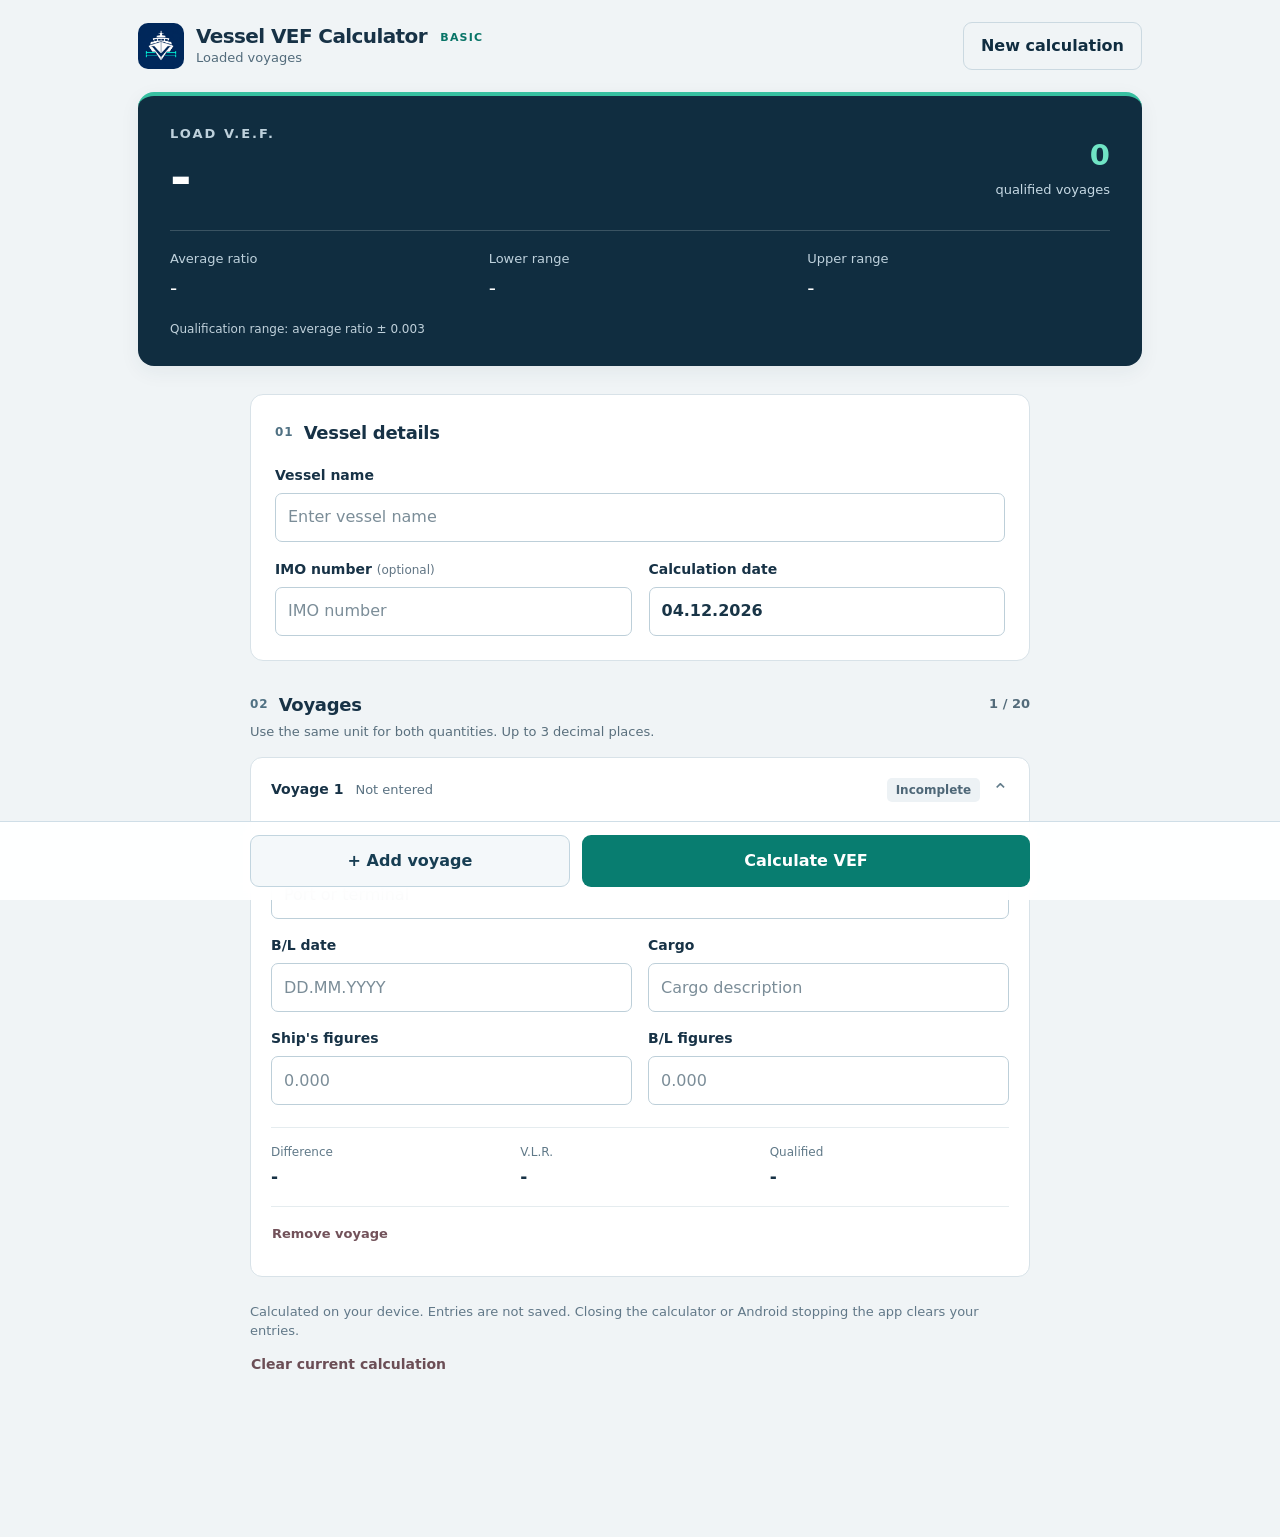
<file: android/basic/app/src/main/assets/index.html>
<!doctype html>
<html lang="en">
<head>
  <meta charset="utf-8">
  <meta name="viewport" content="width=device-width,initial-scale=1,viewport-fit=cover">
  <meta name="theme-color" content="#102d40">
  <meta name="description" content="Local vessel experience factor calculator for up to 20 loaded voyages.">
  <meta http-equiv="Content-Security-Policy" content="default-src 'self'; script-src 'self'; style-src 'self'; img-src 'self' data:; connect-src 'none'; object-src 'none'; base-uri 'none'; form-action 'none'">
  <title>Vessel VEF Calculator BASIC</title>
  <link rel="icon" href="data:image/svg+xml,%3Csvg xmlns='http://www.w3.org/2000/svg' viewBox='0 0 32 32'%3E%3Crect width='32' height='32' rx='7' fill='%23102d40'/%3E%3Cpath d='m7 9 9 16 9-16' fill='none' stroke='%235fe0bb' stroke-width='4'/%3E%3C/svg%3E">
  <link rel="stylesheet" href="styles.css">
  <script defer src="calculation.js"></script>
  <script defer src="form-inputs.js"></script>
  <script defer src="ads-layout.js"></script>
  <script defer src="app.js"></script>
</head>
<body>
  <header class="masthead"><div class="brand"><img class="brand-mark" src="logo.png" alt=""><div><h1>Vessel VEF Calculator <span class="edition">BASIC</span></h1><p>Loaded voyages</p></div></div><button id="newCalculation" class="quiet">New calculation</button></header>
  <main>
    <div id="adSlot" aria-hidden="true" style="height:0;overflow:hidden"></div>
    <section class="result-panel" aria-labelledby="resultHeading">
      <div class="result-top"><div><h2 id="resultHeading">LOAD V.E.F.</h2><output id="finalVEF">-</output></div><div class="result-count"><strong id="qualifiedCount">0</strong><span>qualified voyages</span></div></div>
      <dl class="ranges"><div><dt>Average ratio</dt><dd id="averageRatio">-</dd></div><div><dt>Lower range</dt><dd id="lowerRange">-</dd></div><div><dt>Upper range</dt><dd id="upperRange">-</dd></div></dl>
      <p class="rule">Qualification range: average ratio ± 0.003</p>
      <div hidden><span id="totalShip"></span><span id="totalBL"></span><span id="outsideRange"></span></div>
    </section>
    <div class="workspace">
      <section class="vessel-panel" aria-labelledby="vesselHeading">
        <div class="section-title"><span class="section-number">01</span><h2 id="vesselHeading">Vessel details</h2></div>
        <div class="vessel-fields"><label class="vessel-name">Vessel name<input id="vesselName" type="text" enterkeyhint="next" autocomplete="off" placeholder="Enter vessel name"></label><label>IMO number <span class="optional">(optional)</span><input id="imoNumber" type="text" inputmode="numeric" enterkeyhint="next" pattern="[0-9]*" autocomplete="off" placeholder="IMO number" aria-describedby="imoError"></label><label>Calculation date<input id="calculationDate" class="manual-date" type="text" inputmode="numeric" enterkeyhint="next" autocomplete="off" placeholder="DD.MM.YYYY" aria-label="Calculation date, DD.MM.YYYY"></label></div>
        <p id="imoError" class="field-error" hidden>IMO number must contain digits only.</p>
      </section>
      <section aria-labelledby="voyagesHeading">
        <div class="section-title voyage-section-title"><span class="section-number">02</span><h2 id="voyagesHeading">Voyages</h2><span id="voyageCount" class="count">1 / 20</span></div>
        <p class="section-help">Use the same unit for both quantities. Up to 3 decimal places.</p>
        <div id="voyages"></div>
        <p id="limitMessage" class="limit-message" hidden>20-voyage limit reached. Remove a voyage to add another.</p>
      </section>
      <div id="validationSummary" class="validation-summary" role="status"></div>
      <p id="actionStatus" class="action-status" role="status" aria-live="polite"></p>
      <footer class="footnote">Calculated on your device. Entries are not saved. Closing the calculator or Android stopping the app clears your entries.</footer>
      <button id="clearCalculation" class="clear-button">Clear current calculation</button>
    </div>
  </main>
  <div class="action-bar"><div><button id="addVoyage" class="secondary">+ Add voyage</button><button id="calculate" class="primary">Calculate VEF</button></div></div>
  <dialog id="confirmDialog" aria-labelledby="confirmHeading"><h2 id="confirmHeading">Clear this calculation?</h2><p id="confirmText">All entered data will be removed. This version does not save calculations.</p><div class="dialog-actions"><button id="cancelReset" class="secondary">Keep editing</button><button id="confirmReset" class="primary">Clear calculation</button></div></dialog>
  <template id="voyageTemplate">
    <details class="voyage" open>
      <summary><span class="voyage-label">Voyage <span class="voyage-number"></span></span><span class="port-preview">Not entered</span><span class="status-badge">Incomplete</span><span class="chevron" aria-hidden="true">⌄</span></summary>
      <div class="voyage-body"><div class="voyage-fields">
        <label class="wide">Port / terminal<input class="port" type="text" enterkeyhint="next" autocomplete="off" placeholder="Port or terminal"></label>
        <label>B/L date<input class="date manual-date" type="text" inputmode="numeric" enterkeyhint="next" autocomplete="off" placeholder="DD.MM.YYYY" aria-label="B/L date, DD.MM.YYYY"></label><label>Cargo<input class="cargo" type="text" enterkeyhint="next" autocomplete="off" placeholder="Cargo description"></label>
        <label>Ship's figures<input class="ship" type="number" inputmode="decimal" enterkeyhint="next" min="0.001" step="0.001" placeholder="0.000" required></label><label>B/L figures<input class="bl" type="number" inputmode="decimal" enterkeyhint="next" min="0.001" step="0.001" placeholder="0.000" required></label>
      </div><dl class="voyage-results"><div><dt>Difference</dt><dd class="difference">-</dd></div><div><dt>V.L.R.</dt><dd class="vlr">-</dd></div><div><dt>Qualified</dt><dd class="qualified">-</dd></div></dl><p class="row-status"></p><button type="button" class="remove-voyage">Remove voyage</button></div>
    </details>
  </template>
</body>
</html>
</file>
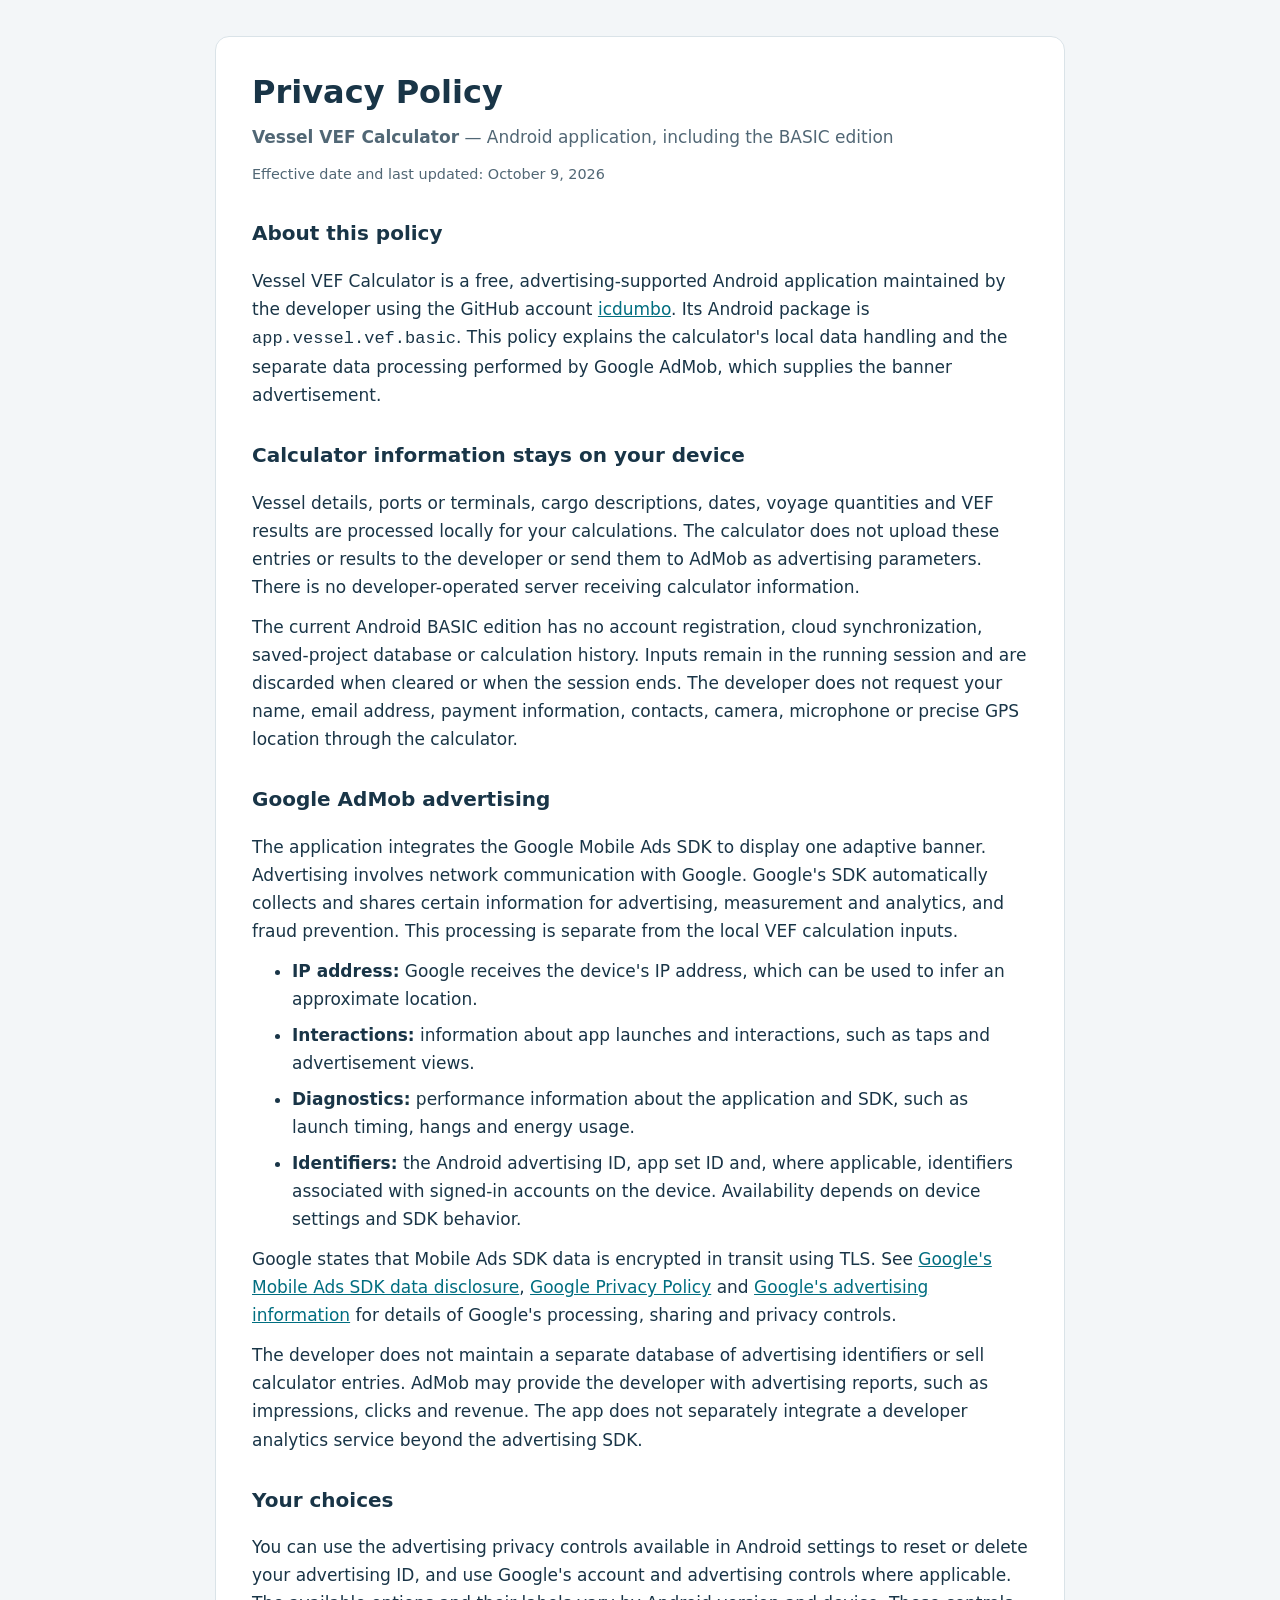
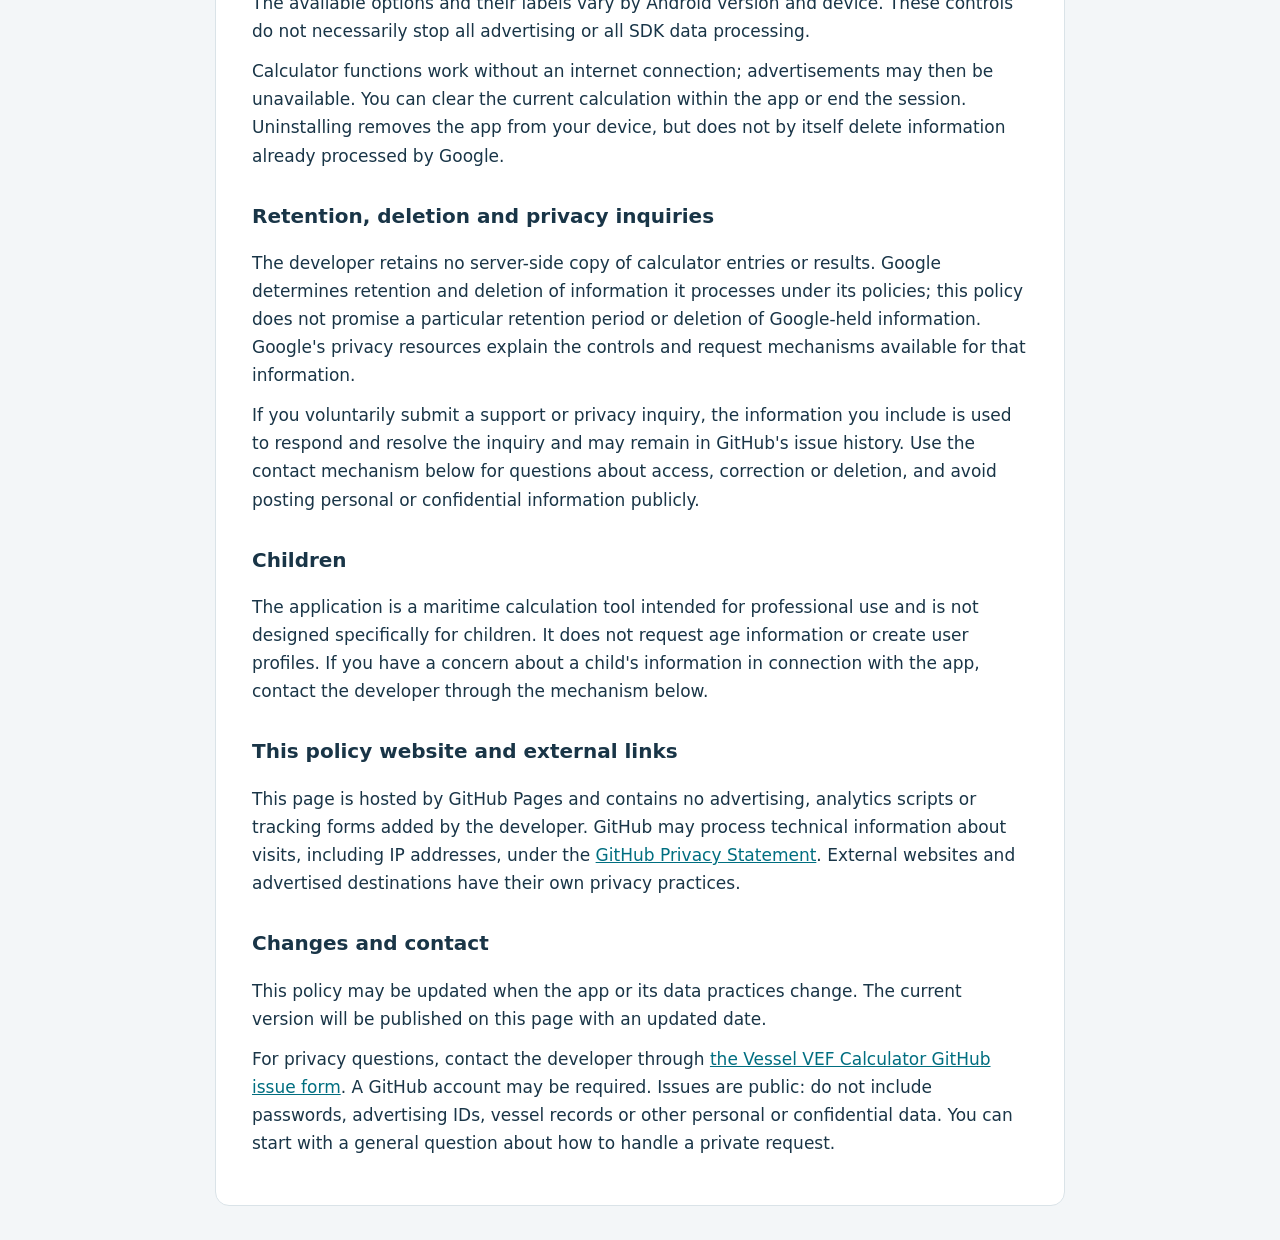
<file: privacy-policy.html>
<!DOCTYPE html>
<html lang="en">
<head>
  <meta charset="utf-8">
  <meta name="viewport" content="width=device-width, initial-scale=1">
  <meta name="description" content="Privacy Policy for the free Android app Vessel VEF Calculator, including Google AdMob advertising.">
  <title>Privacy Policy | Vessel VEF Calculator</title>
  <style>
    :root{color-scheme:light}*{box-sizing:border-box}body{margin:0;background:#f3f6f8;color:#193547;font:17px/1.65 system-ui,-apple-system,BlinkMacSystemFont,"Segoe UI",sans-serif}main{max-width:850px;margin:36px auto;padding:36px;background:#fff;border:1px solid #dae3e8;border-radius:14px}h1{line-height:1.2;margin:0 0 8px;font-size:2rem}h2{font-size:1.25rem;margin-top:30px}p,ul{margin:12px 0}li{margin:8px 0}a{color:#006e80;overflow-wrap:anywhere}a:focus-visible{outline:3px solid #006e80;outline-offset:3px}.subtitle{color:#516775}.date{font-size:.9rem;color:#516775}@media(max-width:600px){main{margin:0;padding:24px 20px;border:0;border-radius:0}h1{font-size:1.75rem}}
  </style>
</head>
<body>
<main>
  <h1>Privacy Policy</h1>
  <p class="subtitle"><strong>Vessel VEF Calculator</strong> — Android application, including the BASIC edition</p>
  <p class="date">Effective date and last updated: October 9, 2026</p>

  <h2>About this policy</h2>
  <p>Vessel VEF Calculator is a free, advertising-supported Android application maintained by the developer using the GitHub account <a href="https://github.com/icdumbo">icdumbo</a>. Its Android package is <code>app.vessel.vef.basic</code>. This policy explains the calculator's local data handling and the separate data processing performed by Google AdMob, which supplies the banner advertisement.</p>

  <h2>Calculator information stays on your device</h2>
  <p>Vessel details, ports or terminals, cargo descriptions, dates, voyage quantities and VEF results are processed locally for your calculations. The calculator does not upload these entries or results to the developer or send them to AdMob as advertising parameters. There is no developer-operated server receiving calculator information.</p>
  <p>The current Android BASIC edition has no account registration, cloud synchronization, saved-project database or calculation history. Inputs remain in the running session and are discarded when cleared or when the session ends. The developer does not request your name, email address, payment information, contacts, camera, microphone or precise GPS location through the calculator.</p>

  <h2>Google AdMob advertising</h2>
  <p>The application integrates the Google Mobile Ads SDK to display one adaptive banner. Advertising involves network communication with Google. Google's SDK automatically collects and shares certain information for advertising, measurement and analytics, and fraud prevention. This processing is separate from the local VEF calculation inputs.</p>
  <ul>
    <li><strong>IP address:</strong> Google receives the device's IP address, which can be used to infer an approximate location.</li>
    <li><strong>Interactions:</strong> information about app launches and interactions, such as taps and advertisement views.</li>
    <li><strong>Diagnostics:</strong> performance information about the application and SDK, such as launch timing, hangs and energy usage.</li>
    <li><strong>Identifiers:</strong> the Android advertising ID, app set ID and, where applicable, identifiers associated with signed-in accounts on the device. Availability depends on device settings and SDK behavior.</li>
  </ul>
  <p>Google states that Mobile Ads SDK data is encrypted in transit using TLS. See <a href="https://developers.google.com/admob/android/privacy/play-data-disclosure">Google's Mobile Ads SDK data disclosure</a>, <a href="https://policies.google.com/privacy">Google Privacy Policy</a> and <a href="https://policies.google.com/technologies/ads">Google's advertising information</a> for details of Google's processing, sharing and privacy controls.</p>
  <p>The developer does not maintain a separate database of advertising identifiers or sell calculator entries. AdMob may provide the developer with advertising reports, such as impressions, clicks and revenue. The app does not separately integrate a developer analytics service beyond the advertising SDK.</p>

  <h2>Your choices</h2>
  <p>You can use the advertising privacy controls available in Android settings to reset or delete your advertising ID, and use Google's account and advertising controls where applicable. The available options and their labels vary by Android version and device. These controls do not necessarily stop all advertising or all SDK data processing.</p>
  <p>Calculator functions work without an internet connection; advertisements may then be unavailable. You can clear the current calculation within the app or end the session. Uninstalling removes the app from your device, but does not by itself delete information already processed by Google.</p>

  <h2>Retention, deletion and privacy inquiries</h2>
  <p>The developer retains no server-side copy of calculator entries or results. Google determines retention and deletion of information it processes under its policies; this policy does not promise a particular retention period or deletion of Google-held information. Google's privacy resources explain the controls and request mechanisms available for that information.</p>
  <p>If you voluntarily submit a support or privacy inquiry, the information you include is used to respond and resolve the inquiry and may remain in GitHub's issue history. Use the contact mechanism below for questions about access, correction or deletion, and avoid posting personal or confidential information publicly.</p>

  <h2>Children</h2>
  <p>The application is a maritime calculation tool intended for professional use and is not designed specifically for children. It does not request age information or create user profiles. If you have a concern about a child's information in connection with the app, contact the developer through the mechanism below.</p>

  <h2>This policy website and external links</h2>
  <p>This page is hosted by GitHub Pages and contains no advertising, analytics scripts or tracking forms added by the developer. GitHub may process technical information about visits, including IP addresses, under the <a href="https://docs.github.com/en/site-policy/privacy-policies/github-general-privacy-statement">GitHub Privacy Statement</a>. External websites and advertised destinations have their own privacy practices.</p>

  <h2>Changes and contact</h2>
  <p>This policy may be updated when the app or its data practices change. The current version will be published on this page with an updated date.</p>
  <p>For privacy questions, contact the developer through <a href="https://github.com/icdumbo/VEF-calculator/issues/new">the Vessel VEF Calculator GitHub issue form</a>. A GitHub account may be required. Issues are public: do not include passwords, advertising IDs, vessel records or other personal or confidential data. You can start with a general question about how to handle a private request.</p>
</main>
</body>
</html>
</file>
<file: android/basic/app/src/main/assets/styles.css>
:root{font-family:system-ui,-apple-system,"Segoe UI",sans-serif;color:#173246;background:#f0f4f6;font-synthesis:none;line-height:1.5;font-size:16px;--navy:#102d40;--teal:#087d70;--line:#d8e2e8}
*{box-sizing:border-box}body{margin:0}button,input{font:inherit}button{cursor:pointer;min-height:48px;border-radius:9px;font-weight:650;padding:11px 17px;border:1px solid transparent}button:disabled{cursor:not-allowed;opacity:.48}button:focus-visible,summary:focus-visible{outline:3px solid #1fae98;outline-offset:3px}input:focus{outline:2px solid #087d70;outline-offset:1px}h1,h2,p,dl{margin:0}h1{font-size:20px;letter-spacing:-.6px}h2{font-size:18px;letter-spacing:-.3px}.masthead{max-width:1060px;margin:auto;padding:22px 28px;display:flex;align-items:center;justify-content:space-between;gap:16px}.brand{display:flex;gap:12px;align-items:center}.brand-mark{width:42px;height:46px;background:var(--navy);color:#62dec0;border-radius:10px;display:grid;place-items:center;font-size:27px;font-weight:750}.brand p{font-size:13px;color:#526b7b}.edition{font-size:11px;letter-spacing:1.2px;color:#087467;vertical-align:middle;margin-left:7px}.quiet{color:var(--navy);background:transparent;border-color:#cbd9e1}.quiet:hover,.secondary:hover{background:#e4edf0}
main{max-width:1004px;margin:0 auto;padding-bottom:120px}.result-panel{background:var(--navy);color:#fff;border-radius:16px;padding:28px 32px;box-shadow:0 6px 20px #193a4910;border-top:4px solid #37c0a1}.result-top{display:flex;align-items:center;justify-content:space-between;gap:20px}.result-top h2{font-size:13px;letter-spacing:2px;font-weight:600;color:#bed1dc}#finalVEF{display:block;font-size:52px;line-height:1.3;font-weight:650;letter-spacing:-2px;font-variant-numeric:tabular-nums}.result-count{text-align:right}.result-count strong{font-size:29px;display:block;color:#70e4c5}.result-count span{font-size:13px;color:#c5d8e3}.ranges{display:grid;grid-template-columns:repeat(3,1fr);gap:16px;border-top:1px solid #3a5362;padding-top:18px;margin-top:19px}.ranges dt{font-size:13px;color:#bed1dc}.ranges dd{margin:4px 0 0;font-size:20px;font-variant-numeric:tabular-nums}.rule{font-size:12px;color:#c0d1db;margin-top:17px}.workspace{max-width:780px;margin:28px auto}.vessel-panel{padding:24px;background:#fff;border:1px solid var(--line);border-radius:13px}.section-title{display:flex;align-items:center;gap:10px;margin-bottom:19px}.section-number{font-size:12px;font-weight:700;color:#507183;letter-spacing:1px}.vessel-fields{display:grid;grid-template-columns:1fr 1fr;gap:17px}.vessel-name{grid-column:1/-1}label{display:flex;flex-direction:column;gap:7px;font-size:14px;font-weight:600;min-width:0}.optional{font-size:12px;color:#617584;display:contents;font-weight:400}input{width:100%;min-width:0;min-height:49px;padding:11px 12px;color:#193547;border:1px solid #bdcfd9;border-radius:7px;background:#fff;font-size:16px}input::placeholder{color:#7b8d98;font-weight:400}.voyage-section-title{margin:30px 0 4px}.count{margin-left:auto;font-size:13px;color:#536b7a;font-weight:600}.section-help{font-size:13px;color:#596f7d;margin-bottom:16px}.voyage{background:#fff;border:1px solid var(--line);border-radius:12px;margin-bottom:14px;overflow:hidden}.voyage summary{min-height:64px;display:flex;gap:12px;align-items:center;padding:16px 20px;cursor:pointer;list-style:none}.voyage summary::-webkit-details-marker{display:none}.voyage-label{font-size:14px;font-weight:700;white-space:nowrap}.port-preview{font-size:13px;color:#5a7282;overflow:hidden;text-overflow:ellipsis;white-space:nowrap;min-width:0;flex:1}.status-badge{font-size:12px;white-space:nowrap;padding:3px 9px;border-radius:5px;background:#edf2f5;color:#4e6777;font-weight:650}.status-badge.yes{color:#006150;background:#e0f4ec}.status-badge.no{color:#9a4119;background:#fff0e5}.chevron{font-size:20px;line-height:1;color:#627c8b}.voyage[open] .chevron{transform:rotate(180deg)}.voyage[open] summary{border-bottom:1px solid #e4ebef}.voyage-body{padding:20px}.voyage-fields{display:grid;grid-template-columns:1fr 1fr;gap:16px}.wide{grid-column:1/-1}.voyage-results{display:grid;grid-template-columns:repeat(3,1fr);gap:10px;padding:15px 0;border-top:1px solid #e5ecef;border-bottom:1px solid #e5ecef;margin-top:22px}.voyage-results dt{font-size:12px;color:#607988}.voyage-results dd{margin:4px 0 0;font-size:17px;font-weight:650;font-variant-numeric:tabular-nums;overflow-wrap:anywhere}.qualified-yes{color:#087460}.qualified-no{color:#a1461c}.row-status{font-size:13px;color:#7c421e;margin-top:12px;overflow-wrap:anywhere}.row-status.ready{color:#557363}.remove-voyage{background:transparent;color:#72525a;padding-left:0;font-size:13px;margin-top:5px;min-height:44px}.remove-voyage:hover{text-decoration:underline}.invalid-input{border-color:#b84234;background:#fffafa}.voyage.pristine .invalid-input{border-color:#bdcfd9;background:#fff}.voyage.pristine .row-status{display:none}.validation-summary{font-size:14px;overflow-wrap:anywhere;margin-top:17px}.validation-summary:not(:empty){padding:15px;border-radius:8px;background:#fff3e9;color:#843d19}.validation-summary.has-success{background:#e1f3ec;color:#006150}.field-error{font-size:13px;color:#b1372b;margin-top:10px}.limit-message{padding:14px;border-radius:8px;background:#e1eaf0;font-size:14px}.action-status{font-size:14px;margin-top:15px;color:#087064}.footnote{font-size:13px;color:#617888;margin-top:25px}.clear-button{padding-left:0;font-size:14px;background:transparent;color:#6b4e56}.action-bar{position:fixed;bottom:0;left:0;right:0;background:#ffffffed;border-top:1px solid #cfdee7;padding:13px 20px calc(13px + env(safe-area-inset-bottom));backdrop-filter:blur(10px)}.action-bar>div{max-width:780px;display:grid;grid-template-columns:1fr 1.4fr;gap:12px;margin:auto}.primary{background:var(--teal);color:#fff}.primary:hover{background:#006a5f}.secondary{background:#f4f8fa;border-color:#c2d5df;color:#173e53}.action-bar button{min-height:52px}dialog{border:0;border-radius:14px;padding:25px;max-width:440px;width:calc(100% - 32px);color:var(--navy);box-shadow:0 12px 80px #0004}dialog::backdrop{background:#102d4099}dialog p{font-size:15px;margin:12px 0 23px;color:#587181}.dialog-actions{display:flex;justify-content:flex-end;gap:10px;flex-wrap:wrap}
@media(max-width:700px){.masthead{padding:17px 16px;gap:8px}.brand{gap:9px}.brand-mark{width:33px;height:39px;font-size:23px}h1{font-size:17px}.edition{display:block;margin-left:0;font-size:10px}.brand p{display:none}.quiet{font-size:12px;padding:8px 10px;min-height:44px}main{padding:0 16px 120px}.result-panel{padding:21px 20px;border-radius:12px}#finalVEF{font-size:43px}.result-count strong{font-size:25px}.result-count span{display:block;max-width:84px;font-size:12px}.ranges{gap:8px;margin-top:16px;padding-top:14px}.ranges dd{font-size:17px}.ranges dt{font-size:12px}.rule{font-size:11px}.workspace{margin:22px auto}.vessel-panel{padding:18px}.vessel-fields{gap:15px}.vessel-fields label{grid-column:1/-1}.voyage summary{gap:8px;padding:15px}.voyage-body{padding:16px}.voyage-fields{gap:14px 12px}.voyage-fields label:nth-child(3){grid-column:1/-1}.voyage-fields label:nth-child(2){grid-column:1/-1}.status-badge{padding:3px 6px;font-size:11px}.voyage-results dd{font-size:15px}.action-bar{padding-left:16px;padding-right:16px}.action-bar button{font-size:15px;padding:10px}.dialog-actions button{flex:1}.section-help{font-size:12px}}
@media(prefers-reduced-motion:no-preference){button{transition:background .15s}summary .chevron{transition:transform .15s}}
.brand{min-width:0}.brand-mark{object-fit:cover;flex-shrink:0;width:46px;height:46px}.brand h1{line-height:1.2}.masthead>.quiet{flex-shrink:0}
@media(max-width:700px){.brand-mark{width:38px;height:38px}.brand h1{font-size:16px}.masthead>.quiet{max-width:92px;line-height:1.2}.edition{margin-top:4px}}
</file>
